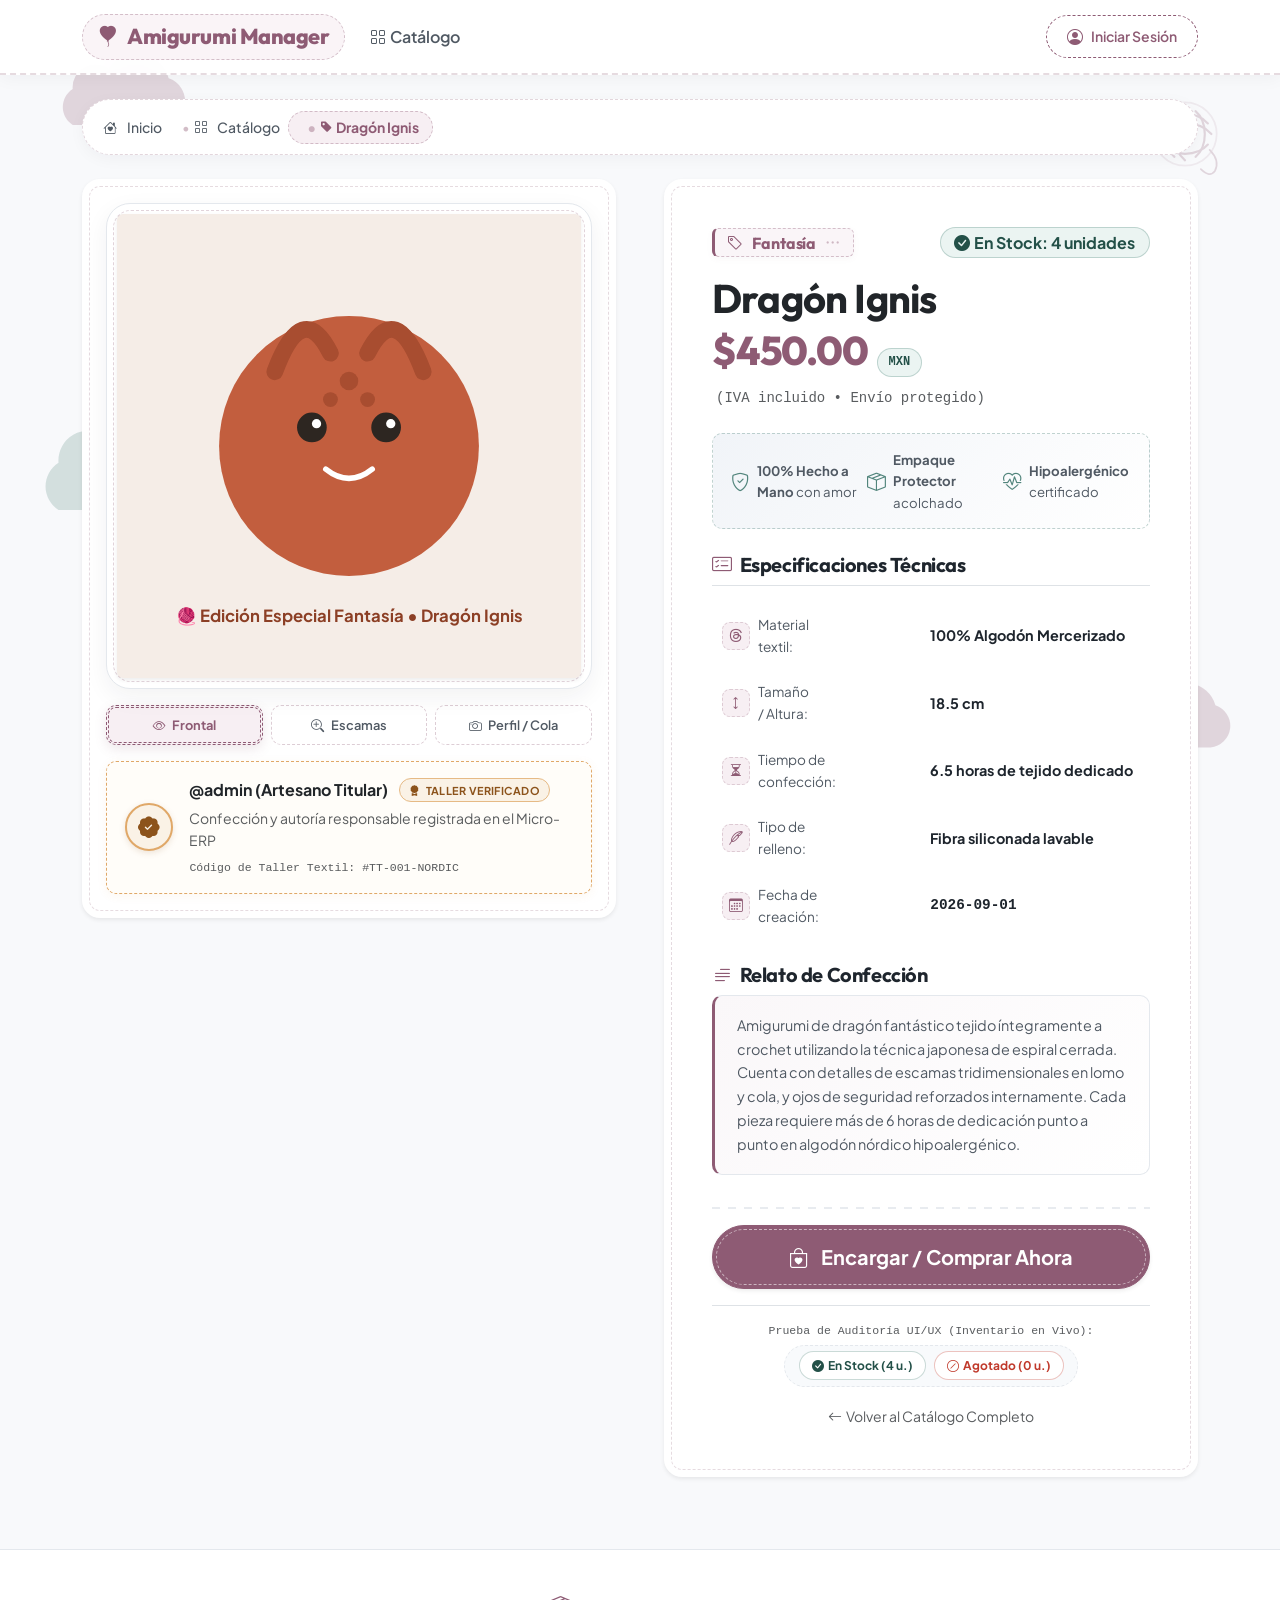
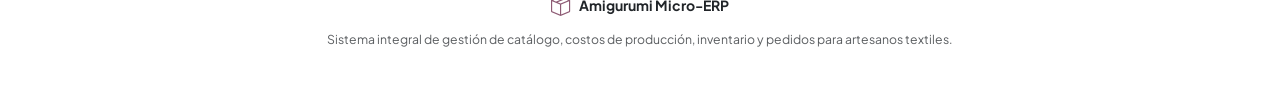
<file: detalle.html>
<!DOCTYPE html>
<html lang="es">
<head>
  <meta charset="UTF-8">
  <meta name="viewport" content="width=device-width, initial-scale=1.0">
  <title>Dragón Ignis | Ficha Técnica y Encargo | Amigurumi Manager</title>
  <meta name="description" content="Detalle de confección, materiales y solicitud de compra del amigurumi Dragón Ignis tejido 100% a mano.">
  
  <!-- Google Fonts: Outfit & Plus Jakarta Sans (Propuesta B: Algodón Nórdico) -->
  <link rel="preconnect" href="https://fonts.googleapis.com">
  <link rel="preconnect" href="https://fonts.gstatic.com" crossorigin>
  <link href="https://fonts.googleapis.com/css2?family=Outfit:wght@500;600;700;800&family=Plus+Jakarta+Sans:wght@400;500;600;700&display=swap" rel="stylesheet">
  
  <!-- Bootstrap 5.3 CDN -->
  <link href="https://cdn.jsdelivr.net/npm/bootstrap@5.3.3/dist/css/bootstrap.min.css" rel="stylesheet">
  <!-- Bootstrap Icons CDN -->
  <link href="https://cdn.jsdelivr.net/npm/bootstrap-icons@1.11.3/font/bootstrap-icons.css" rel="stylesheet">
  <!-- Custom Artisan CSS (Algodón Nórdico) -->
  <link href="css/styles.css" rel="stylesheet">
</head>
<body>

  <!-- Atmospheric Background Decorations (Floating Clouds, Hooks & Yarn SVGs) -->
  <div class="cloud-yarn-bg-decorations" aria-hidden="true">
    <!-- Nube Superior Izquierda (Dusty Plum) -->
    <div class="bg-float-item bg-cloud-1" style="top: 5%; left: 3%;">
      <svg viewBox="0 0 120 70" fill="currentColor" xmlns="http://www.w3.org/2000/svg">
        <path d="M26 60h68a18 18 0 0 0 4-35 25 25 0 0 0-45-7 17 17 0 0 0-27 15 16 16 0 0 0 0 27z"/>
      </svg>
    </div>

    <!-- Ovillo de Lana con Hebra Superior Derecha (Dusty Plum) -->
    <div class="bg-float-item bg-yarn-1" style="top: 10%; right: 4%;">
      <svg viewBox="0 0 100 100" fill="none" stroke="currentColor" stroke-width="2.5" stroke-linecap="round" xmlns="http://www.w3.org/2000/svg">
        <circle cx="50" cy="50" r="36" stroke-width="2" opacity="0.45"/>
        <path d="M24 38 C36 24, 64 24, 76 38"/>
        <path d="M20 50 C34 34, 66 34, 80 50"/>
        <path d="M24 62 C36 76, 64 76, 76 62"/>
        <path d="M38 24 C24 36, 24 64, 38 76"/>
        <path d="M50 20 C34 34, 34 66, 50 80"/>
        <path d="M62 24 C76 36, 76 64, 62 76"/>
        <path d="M78 68 Q90 80 84 92 Q78 100 68 90" stroke-width="2"/>
      </svg>
    </div>

    <!-- Nube Grande Centro-Izquierda (Nordic Spruce) -->
    <div class="bg-float-item bg-cloud-2" style="top: 45%; left: 1%;">
      <svg viewBox="0 0 120 70" fill="currentColor" xmlns="http://www.w3.org/2000/svg">
        <path d="M26 60h68a18 18 0 0 0 4-35 25 25 0 0 0-45-7 17 17 0 0 0-27 15 16 16 0 0 0 0 27z"/>
      </svg>
    </div>

    <!-- Nube Inferior Derecha (Dusty Plum) -->
    <div class="bg-float-item bg-cloud-3" style="top: 75%; right: 3%;">
      <svg viewBox="0 0 120 70" fill="currentColor" xmlns="http://www.w3.org/2000/svg">
        <path d="M26 60h68a18 18 0 0 0 4-35 25 25 0 0 0-45-7 17 17 0 0 0-27 15 16 16 0 0 0 0 27z"/>
      </svg>
    </div>
  </div>
  <!-- BARRA DE NAVEGACIÓN PÚBLICA                                               -->
  <!-- ========================================================================= -->
  <nav class="navbar navbar-expand-lg navbar-craft sticky-top">
    <div class="container-xl">
      <a class="navbar-brand p-0" href="index.html">
        <span class="brand-craft-badge">
          <span class="brand-icon"><i class="bi bi-balloon-heart-fill"></i></span>
          <span>Amigurumi Manager</span>
        </span>
      </a>
      
      <button class="navbar-toggler border-0 shadow-none" type="button" data-bs-toggle="collapse" data-bs-target="#navbarMain" aria-controls="navbarMain" aria-expanded="false" aria-label="Alternar navegación">
        <i class="bi bi-list fs-2 text-dark"></i>
      </button>

      <div class="collapse navbar-collapse" id="navbarMain">
        <ul class="navbar-nav me-auto mb-2 mb-lg-0">
          <li class="nav-item">
            <a class="nav-link" href="index.html">
              <i class="bi bi-grid me-1"></i>Catálogo
            </a>
          </li>

          <!-- MENÚ DEL PANEL DEL ARTESANO (Oculto en público, visible en sesión activa) -->
          <li class="nav-item dropdown d-none" id="navArtisanDropdown">
            <a class="nav-link dropdown-toggle fw-bold text-primary" href="#" role="button" data-bs-toggle="dropdown" aria-expanded="false">
              <i class="bi bi-tools me-1"></i>Panel del Artesano
            </a>
            <ul class="dropdown-menu shadow-sm border-0" style="border-radius: var(--craft-radius-sm);">
              <li>
                <a class="dropdown-item py-2" href="formulario.html">
                  <i class="bi bi-plus-circle text-success me-2"></i>Nuevo Amigurumi
                </a>
              </li>
              <li>
                <a class="dropdown-item py-2" href="pedidos.html">
                  <i class="bi bi-box-seam text-info me-2"></i>Gestión de Pedidos
                </a>
              </li>
              <li><hr class="dropdown-divider"></li>
              <li>
                <a class="dropdown-item py-2 text-muted" href="#">
                  <i class="bi bi-people me-2"></i>Gestión de Usuarios (Admin)
                </a>
              </li>
            </ul>
          </li>
        </ul>

        <!-- ACCIONES DE AUTENTICACIÓN -->
        <div class="d-flex align-items-center gap-2">
          <button class="btn btn-craft-outline btn-craft-outline-stitched btn-sm d-flex align-items-center gap-2" id="btnNavLogin" data-bs-toggle="modal" data-bs-target="#loginModal">
            <i class="bi bi-person-circle fs-6"></i>
            <span>Iniciar Sesión</span>
          </button>

          <div class="d-none align-items-center gap-2" id="navUserBadge">
            <span class="badge badge-artisan-seal">
              <i class="bi bi-patch-check-fill text-warning me-1"></i>@admin (Artesano Titular)
            </span>
            <button class="btn btn-craft-logout btn-sm btn-nav-logout" title="Cerrar Sesión">
              <i class="bi bi-box-arrow-right"></i>
            </button>
          </div>
        </div>
      </div>
    </div>
  </nav>

  <!-- ========================================================================= -->
  <!-- CONTENIDO PRINCIPAL: FICHA TÉCNICA Y ACCIONES DE COMPRA                    -->
  <!-- ========================================================================= -->
  <main class="py-4">
    <div class="container-xl">

      <!-- ALERTA DE PRODUCTO NO ENCONTRADO (Activa con ?id=9999 o ID inválido) -->
      <div id="detalleNotFoundAlert" class="d-none card border-0 shadow-sm p-4 p-md-5 text-center mb-5 bg-white" style="border-radius: var(--craft-radius);">
        <div class="col-md-6 mx-auto">
          <div class="rounded-circle bg-warning-subtle text-warning-emphasis d-inline-flex p-3 mb-3">
            <i class="bi bi-exclamation-triangle-fill fs-1"></i>
          </div>
          <h3 class="fw-bold mb-2">Pieza Artesanal No Encontrada</h3>
          <p class="text-muted mb-4">
            El amigurumi con identificador especificado no existe en el catálogo actual o fue removido por el artesano.
          </p>
          <a href="index.html" class="btn btn-craft-primary">
            <i class="bi bi-arrow-left me-1"></i> Volver al Catálogo
          </a>
        </div>
      </div>

      <div id="detalleMainContent">
        <!-- MIGA DE PAN TEXTIL (BREADCRUMB RIBBON) -->
        <nav aria-label="breadcrumb" class="mb-4">
          <div class="breadcrumb-craft-ribbon">
            <ol class="breadcrumb">
              <li class="breadcrumb-item"><a href="index.html"><i class="bi bi-house-heart me-1"></i>Inicio</a></li>
              <li class="breadcrumb-item"><a href="index.html"><i class="bi bi-grid me-1"></i>Catálogo</a></li>
              <li class="breadcrumb-item active" aria-current="page">
                <i class="bi bi-tag-fill me-1 small"></i>Dragón Ignis
              </li>
            </ol>
          </div>
        </nav>

        <!-- SPLIT DE 2 COLUMNAS (col-12 col-lg-6 / col-12 col-lg-6) -->
        <div class="row g-4 g-lg-5 mb-5">

        <!-- COLUMNA IZQUIERDA: GALERÍA DE IMÁGENES Y ATRIBUCIÓN ARTESANAL -->
        <div class="col-12 col-lg-6">
          <div class="card border-0 shadow-sm p-3 p-md-4 mb-3 bg-white card-stitched" style="border-radius: var(--craft-radius);">
            
            <!-- Imagen Principal con Marco Acolchado Paspartú -->
            <div class="product-photo-stitched-frame mb-3">
              <div class="card-product-img-wrapper rounded shadow-sm" style="aspect-ratio: 1 / 1; max-height: 480px;">
                <svg viewBox="0 0 500 500" class="card-product-img" xmlns="http://www.w3.org/2000/svg" id="detailMainProductSvg">
                  <rect width="500" height="500" fill="#f5ede7"/>
                  <circle cx="250" cy="250" r="140" fill="#c25e3e"/>
                  <path d="M170 170 Q200 90 230 150" stroke="#a84d30" stroke-width="18" fill="none" stroke-linecap="round"/>
                  <path d="M330 170 Q300 90 270 150" stroke="#a84d30" stroke-width="18" fill="none" stroke-linecap="round"/>
                  <circle cx="210" cy="230" r="16" fill="#2d2621"/>
                  <circle cx="290" cy="230" r="16" fill="#2d2621"/>
                  <circle cx="215" cy="226" r="5" fill="#ffffff"/>
                  <circle cx="295" cy="226" r="5" fill="#ffffff"/>
                  <path d="M225 275 Q250 295 275 275" stroke="#ffffff" stroke-width="6" fill="none" stroke-linecap="round"/>
                  <!-- Detalles de escamas en relieve -->
                  <circle cx="250" cy="180" r="10" fill="#a84d30"/>
                  <circle cx="230" cy="200" r="8" fill="#a84d30"/>
                  <circle cx="270" cy="200" r="8" fill="#a84d30"/>
                  <text x="250" y="440" text-anchor="middle" font-family="'Plus Jakarta Sans', sans-serif" font-weight="700" fill="#8c3f25" font-size="18" id="detailSvgCaption">🧶 Edición Especial Fantasía &bull; Dragón Ignis</text>
                </svg>
              </div>
            </div>

            <!-- Miniaturas Textiles Interactivas con Pespunte -->
            <div class="row g-2 mb-3" id="detailThumbnailsContainer">
              <div class="col-4">
                <button type="button" class="w-100 thumb-textile-item active card-thumb-item" data-view="frontal">
                  <i class="bi bi-eye"></i>
                  <span>Frontal</span>
                </button>
              </div>
              <div class="col-4">
                <button type="button" class="w-100 thumb-textile-item card-thumb-item" data-view="escamas">
                  <i class="bi bi-zoom-in"></i>
                  <span>Escamas</span>
                </button>
              </div>
              <div class="col-4">
                <button type="button" class="w-100 thumb-textile-item card-thumb-item" data-view="perfil">
                  <i class="bi bi-camera"></i>
                  <span>Perfil / Cola</span>
                </button>
              </div>
            </div>

            <!-- Sello Oficial del Taller Artesanal (Algodón Nórdico) -->
            <div class="artisan-workshop-seal-card">
              <div class="seal-avatar">
                <i class="bi bi-patch-check-fill"></i>
              </div>
              <div class="flex-grow-1">
                <div class="d-flex align-items-center flex-wrap gap-1 mb-1">
                  <strong class="text-dark">@admin (Artesano Titular)</strong>
                  <span class="seal-badge-tag"><i class="bi bi-award-fill"></i> Taller Verificado</span>
                </div>
                <span class="text-muted small d-block">Confección y autoría responsable registrada en el Micro-ERP</span>
                <small class="text-muted font-monospace" style="font-size: 0.72rem;">Código de Taller Textil: #TT-001-NORDIC</small>
              </div>
            </div>

          </div>
        </div>

        <!-- COLUMNA DERECHA: ESPECIFICACIONES Y ACCIONES DE COMPRA -->
        <div class="col-12 col-lg-6">
          <div class="card border-0 shadow-sm p-4 p-lg-5 bg-white h-100 d-flex flex-column justify-content-between card-stitched" style="border-radius: var(--craft-radius);">
            <div>

              <!-- Badges de Categoría y Stock (QW-1 WCAG AA Dark Spruce Contrast) -->
              <div class="d-flex justify-content-between align-items-center mb-3">
                <span class="badge badge-textile-tag fs-6" id="detalleCategoryBadge">
                  <i class="bi bi-tag me-1"></i>Fantasía
                </span>
                <span class="badge badge-stock-in fs-6" id="detalleStockBadge">
                  <i class="bi bi-check-circle-fill me-1"></i>En Stock: 4 unidades
                </span>
              </div>

              <!-- Título de la Pieza -->
              <h1 class="display-6 fw-bold text-dark mb-2" id="detalleTitle">Dragón Ignis</h1>
              
              <!-- Precio Oficial Artesanal -->
              <div class="price-tag-craft mb-4">
                <span class="price-num" id="detallePriceDisplay">$450.00</span>
                <span class="currency-pill">MXN</span>
                <span class="small text-muted font-monospace ms-1">(IVA incluido &bull; Envío protegido)</span>
              </div>

              <!-- Bloque de Garantías Artesanales con Costura Festón -->
              <div class="artisan-guarantee-block guarantee-stitched mb-4">
                <div class="row g-2">
                  <div class="col-12 col-sm-4 guarantee-item">
                    <i class="bi bi-shield-check"></i>
                    <span><strong>100% Hecho a Mano</strong> con amor</span>
                  </div>
                  <div class="col-12 col-sm-4 guarantee-item">
                    <i class="bi bi-box-seam"></i>
                    <span><strong>Empaque Protector</strong> acolchado</span>
                  </div>
                  <div class="col-12 col-sm-4 guarantee-item">
                    <i class="bi bi-heart-pulse"></i>
                    <span><strong>Hipoalergénico</strong> certificado</span>
                  </div>
                </div>
              </div>

              <!-- Ficha Técnica con Hilván -->
              <h5 class="fw-bold mb-3 border-bottom pb-2">
                <i class="bi bi-card-checklist text-primary me-2"></i>Especificaciones Técnicas
              </h5>
              <div class="table-responsive mb-4">
                <table class="table-craft-specs mb-0">
                  <tbody>
                    <tr>
                      <td class="spec-label">
                        <span class="spec-icon-badge"><i class="bi bi-threads"></i></span>
                        <span>Material textil:</span>
                      </td>
                      <td class="spec-value">100% Algodón Mercerizado</td>
                    </tr>
                    <tr>
                      <td class="spec-label">
                        <span class="spec-icon-badge"><i class="bi bi-arrows-vertical"></i></span>
                        <span>Tamaño / Altura:</span>
                      </td>
                      <td class="spec-value">18.5 cm</td>
                    </tr>
                    <tr>
                      <td class="spec-label">
                        <span class="spec-icon-badge"><i class="bi bi-hourglass-split"></i></span>
                        <span>Tiempo de confección:</span>
                      </td>
                      <td class="spec-value">6.5 horas de tejido dedicado</td>
                    </tr>
                    <tr>
                      <td class="spec-label">
                        <span class="spec-icon-badge"><i class="bi bi-feather"></i></span>
                        <span>Tipo de relleno:</span>
                      </td>
                      <td class="spec-value">Fibra siliconada lavable</td>
                    </tr>
                    <tr>
                      <td class="spec-label">
                        <span class="spec-icon-badge"><i class="bi bi-calendar3"></i></span>
                        <span>Fecha de creación:</span>
                      </td>
                      <td class="spec-value font-monospace small">2026-09-01</td>
                    </tr>
                  </tbody>
                </table>
              </div>

              <!-- Descripción y Relato Artesanal -->
              <h5 class="fw-bold mb-2">
                <i class="bi bi-text-paragraph text-primary me-2"></i>Relato de Confección
              </h5>
              <div class="story-quote-craft mb-4">
                <p id="detalleDescription">
                  Amigurumi de dragón fantástico tejido íntegramente a crochet utilizando la técnica japonesa de espiral cerrada. Cuenta con detalles de escamas tridimensionales en lomo y cola, y ojos de seguridad reforzados internamente. Cada pieza requiere más de 6 horas de dedicación punto a punto en algodón nórdico hipoalergénico.
                </p>
              </div>

            </div>

            <!-- Línea de Hilván Divisoria -->
            <hr class="divider-stitched my-2">

            <!-- ZONA DE ACCIÓN: BOTÓN PRINCIPAL DE COMPRA Y ENLACE SUTIL DE RETORNO -->
            <div class="pt-2">
              <div class="d-grid gap-2" id="detalleActionContainer">
                <!-- CTA Principal con Foco Visual, Out-of-Stock Guard [CR-1] y Bordado Artesanal -->
                <button class="btn btn-craft-primary btn-craft-stitched btn-lg shadow-sm py-3 fw-bold fs-5" id="btnDetalleCheckout" data-bs-toggle="modal" data-bs-target="#checkoutModal">
                  <i class="bi bi-bag-heart me-2"></i> Encargar / Comprar Ahora
                </button>
              </div>

              <!-- Aviso Cuando Está Agotado para Entrega Inmediata [CR-1] -->
              <div id="detalleOutOfStockNotice" class="out-of-stock-alert mt-3 text-center d-none">
                <div class="d-flex align-items-center justify-content-center gap-2 mb-1 text-dark fw-bold">
                  <i class="bi bi-clock-history text-primary fs-5"></i>
                  <span>Agotado para Entrega Inmediata</span>
                </div>
                <p class="small text-muted mb-2">
                  No hay piezas terminadas en inventario físico actualmente. Sin embargo, nuestro taller artesanal puede tejerla especialmente para ti bajo encargo programado (5 a 7 días hábiles de confección).
                </p>
                <button class="btn btn-craft-outline btn-sm" data-bs-toggle="modal" data-bs-target="#checkoutModal">
                  <i class="bi bi-magic me-1"></i> Solicitar Encargo Especial
                </button>
              </div>

              <!-- Selector Rápido de Estado para Inspección / Auditoría en Vivo -->
              <div class="text-center mt-3 pt-3 border-top">
                <span class="text-muted small d-block mb-1 font-monospace" style="font-size: 0.72rem;">Prueba de Auditoría UI/UX (Inventario en Vivo):</span>
                <div class="toolbar-stock-simulator" role="group" aria-label="Simulador de Stock">
                  <button type="button" class="btn-sim-chip btn-sim-in" id="btnSimulateStockIn">
                    <i class="bi bi-check-circle-fill me-1"></i>En Stock (4 u.)
                  </button>
                  <button type="button" class="btn-sim-chip btn-sim-out" id="btnSimulateStockOut">
                    <i class="bi bi-slash-circle me-1"></i>Agotado (0 u.)
                  </button>
                </div>
              </div>

              <!-- Enlace Secundario Degradado a Texto Sutil -->
              <div class="text-center mt-3">
                <a href="index.html" class="text-muted small text-decoration-none d-inline-flex align-items-center gap-1 hover-primary">
                  <i class="bi bi-arrow-left"></i>
                  <span>Volver al Catálogo Completo</span>
                </a>
              </div>
            </div>

          </div>
        </div>

      </div>
      </div>
    </div>
  </main>

  <!-- ========================================================================= -->
  <!-- MODAL: CHECKOUT PÚBLICO CON STEPPER DE CANTIDAD ACOTADO A STOCK           -->
  <!-- ========================================================================= -->
  <div class="modal fade" id="checkoutModal" tabindex="-1" aria-labelledby="checkoutModalTitle" aria-hidden="true">
    <div class="modal-dialog modal-dialog-centered">
      <div class="modal-content border-0 shadow-lg modal-content-stitched" style="border-radius: var(--craft-radius);">
        <div class="modal-header border-bottom py-3" style="background-color: var(--craft-surface-muted);">
          <h5 class="modal-title fw-bold" id="checkoutModalTitle">
            <i class="bi bi-bag-heart me-2 text-primary"></i>Solicitud de Pedido: Dragón Ignis
          </h5>
          <button type="button" class="btn-close" data-bs-dismiss="modal" aria-label="Cerrar"></button>
        </div>

        <form id="publicCheckoutForm" onsubmit="event.preventDefault(); alert('¡Pedido solicitado exitosamente! En Fase 4 se conectará con el backend /api/solicitar_pedido.php'); bootstrap.Modal.getInstance(document.getElementById('checkoutModal')).hide();">
          <input type="hidden" id="checkoutUnitPrice" value="450.00">
          <input type="hidden" id="checkoutStockMax" value="4">

          <div class="modal-body p-4">
            
            <div class="p-3 mb-3 border rounded d-flex justify-content-between align-items-center" style="background-color: var(--craft-surface-muted);">
              <div>
                <strong class="d-block text-dark" id="modalProductName">Dragón Ignis</strong>
                <span class="text-muted small" id="modalUnitPriceDisplay">Precio Unitario: $450.00 MXN</span>
              </div>
              <span class="badge badge-stock-in" id="modalStockBadge">
                Stock: 4 disp.
              </span>
            </div>

            <!-- Lead Time Notice [QW-2] -->
            <div class="lead-time-notice mb-3">
              <div class="d-flex align-items-center gap-2">
                <i class="bi bi-clock-history text-primary fs-5"></i>
                <div class="small">
                  <strong>Tiempo de Confección:</strong> Los encargos personalizados o sin existencias requieren de 5 a 7 días hábiles de tejido artesanal dedicado.
                </div>
              </div>
            </div>

            <!-- Nombre del Cliente -->
            <div class="mb-3">
              <label for="clienteNombre" class="form-label fw-bold small">Nombre Completo (*)</label>
              <input type="text" class="form-control input-craft-pill" id="clienteNombre" placeholder="Ej. Mariana Gómez" value="Mariana Gómez" required>
            </div>

            <!-- Stepper Bounded by Available Stock [-] [ 1 ] [+] (CR-2) -->
            <div class="row g-3 mb-3">
              <div class="col-6">
                <label class="form-label fw-bold small d-block">Cantidad (*)</label>
                <div class="qty-stepper">
                  <button type="button" id="btnCheckoutDec" aria-label="Disminuir cantidad">-</button>
                  <input type="text" id="inputCheckoutQty" value="1" readonly>
                  <button type="button" id="btnCheckoutInc" aria-label="Aumentar cantidad">+</button>
                </div>
                <small class="text-muted d-block mt-1" id="checkoutStockNote" style="font-size: 0.72rem;">Máx: 4 unidades en stock</small>
              </div>

              <div class="col-6">
                <label for="fechaEntrega" class="form-label fw-bold small">Fecha Deseada</label>
                <input type="date" class="form-control input-craft-pill" id="fechaEntrega" value="2026-09-25">
              </div>
            </div>

            <!-- Notas de Personalización -->
            <div class="mb-3">
              <label for="notasPedido" class="form-label fw-bold small">Notas o Especificaciones Especiales</label>
              <textarea class="form-control" id="notasPedido" rows="2" style="border-radius: var(--craft-radius-sm);" placeholder="Ej. Empaque para regalo, combinación de colores...">Empaque especial para regalo con tarjeta personalizada.</textarea>
            </div>

            <!-- Resumen Total -->
            <div class="p-3 border rounded bg-white shadow-sm" style="border-radius: var(--craft-radius-sm);">
              <div class="d-flex justify-content-between align-items-center">
                <span class="text-muted fw-bold">Total a Pagar:</span>
                <span class="fs-4 fw-bold text-dark font-monospace" id="checkoutTotalDisplay">$450.00 MXN</span>
              </div>
              <div class="small text-muted mt-1">
                <i class="bi bi-shield-check text-success me-1"></i>El backend computa el precio oficial para prevenir manipulación.
              </div>
            </div>

          </div>

          <div class="modal-footer border-top py-3" style="background-color: var(--craft-surface-muted);">
            <button type="button" class="btn btn-outline-secondary btn-sm" data-bs-dismiss="modal">Cancelar</button>
            <button type="submit" class="btn btn-craft-primary btn-craft-stitched btn-sm">
              <i class="bi bi-check2-circle me-1"></i> Confirmar Pedido
            </button>
          </div>
        </form>
      </div>
    </div>
  </div>

  <!-- MODAL: LOGIN (NAVBAR) -->
  <div class="modal fade" id="loginModal" tabindex="-1" aria-labelledby="loginModalTitle" aria-hidden="true">
    <div class="modal-dialog modal-dialog-centered">
      <div class="modal-content border-0 shadow-lg modal-content-stitched" style="border-radius: var(--craft-radius);">
        <div class="modal-header border-bottom py-3" style="background-color: var(--craft-surface-muted);">
          <h5 class="modal-title fw-bold" id="loginModalTitle">
            <i class="bi bi-shield-lock me-2 text-primary"></i>Acceso al Sistema Amigurumi ERP
          </h5>
          <button type="button" class="btn-close" data-bs-dismiss="modal" aria-label="Cerrar"></button>
        </div>
        
        <form id="loginForm">
          <div class="modal-body p-4">
            <p class="text-muted small mb-3">
              Ingresa tus credenciales de artesano o administrador:
            </p>
            <div id="loginAlert" class="alert alert-danger d-none py-2 small" role="alert"></div>

            <div class="mb-3">
              <label for="loginUsername" class="form-label fw-bold small">Usuario (*)</label>
              <input type="text" class="form-control input-craft-pill" id="loginUsername" placeholder="admin" value="admin" required autocomplete="username">
            </div>

            <div class="mb-3">
              <label for="loginPassword" class="form-label fw-bold small">Contraseña (*)</label>
              <input type="password" class="form-control input-craft-pill" id="loginPassword" placeholder="••••••••" value="admin123" required autocomplete="current-password">
            </div>
          </div>

          <div class="modal-footer border-top py-3" style="background-color: var(--craft-surface-muted);">
            <button type="button" class="btn btn-outline-secondary btn-sm" data-bs-dismiss="modal">Cancelar</button>
            <button type="submit" class="btn btn-craft-primary btn-craft-stitched btn-sm">
              <i class="bi bi-box-arrow-in-right me-1"></i> Acceder al Panel
            </button>
          </div>
        </form>
      </div>
    </div>
  </div>

  <!-- FOOTER -->
  <footer class="footer-craft mt-auto">
    <div class="container-xl text-center">
      <div class="d-flex justify-content-center align-items-center gap-2 mb-2">
        <i class="bi bi-box-seam text-primary fs-5"></i>
        <strong class="text-dark">Amigurumi Micro-ERP</strong>
      </div>
      <p class="mb-0 text-muted small">
        Sistema integral de gestión de catálogo, costos de producción, inventario y pedidos para artesanos textiles.
      </p>
    </div>
  </footer>

  <!-- Bootstrap 5.3 Bundle JS -->
  <script src="https://cdn.jsdelivr.net/npm/bootstrap@5.3.3/dist/js/bootstrap.bundle.min.js"></script>
  <!-- Frontend UI Script -->
  <script src="js/app.js"></script>
</body>
</html>
</file>
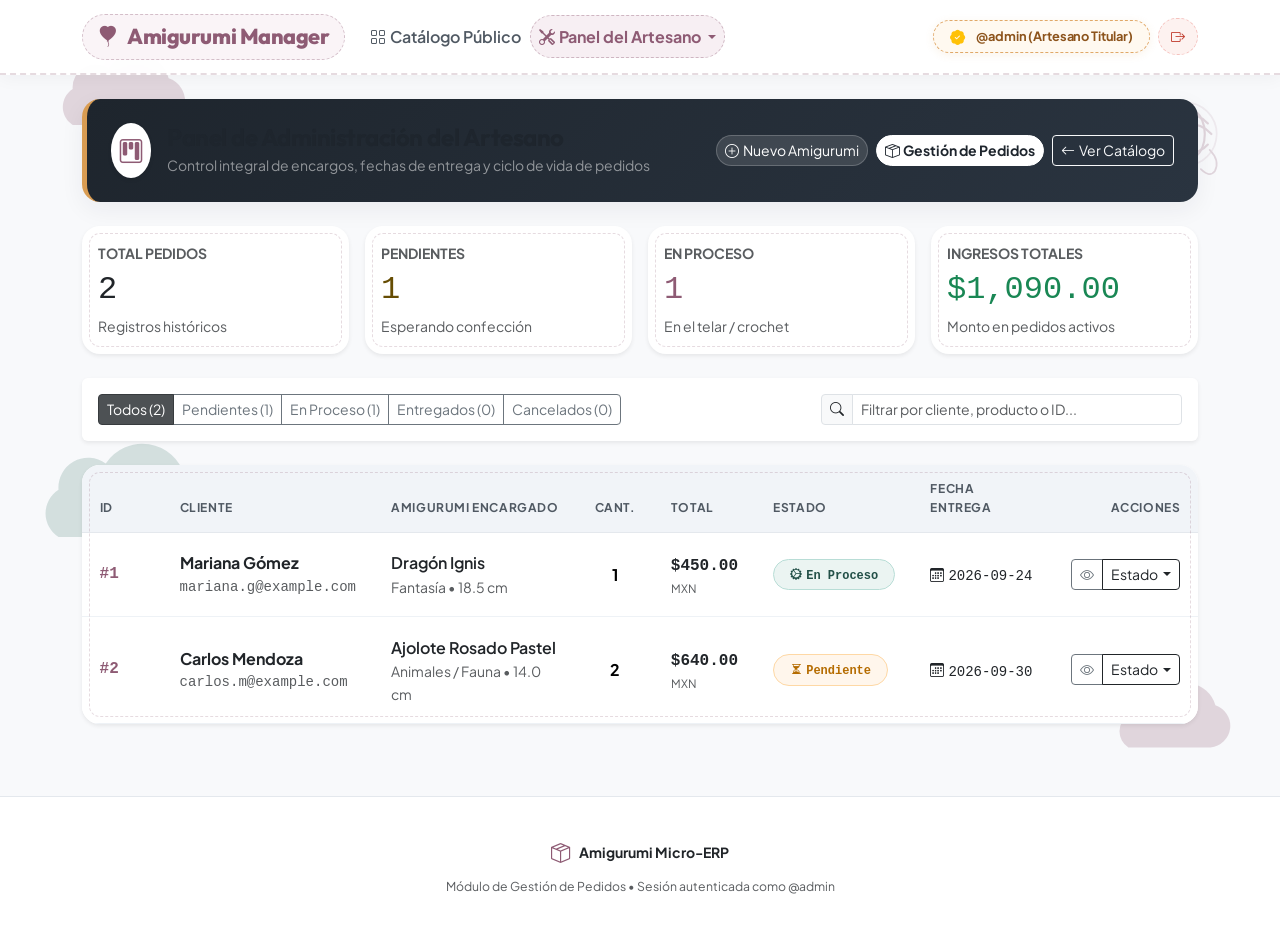
<file: pedidos.html>
<!DOCTYPE html>
<html lang="es">
<head>
  <meta charset="UTF-8">
  <meta name="viewport" content="width=device-width, initial-scale=1.0">
  <title>Gestión de Pedidos y Encargos | Panel del Artesano | Amigurumi Manager</title>
  <meta name="description" content="Dashboard de gestión de pedidos, encargos personalizados, estados de entrega y restitución automática de stock en el Micro-ERP.">
  
  <!-- Google Fonts: Outfit & Plus Jakarta Sans (Propuesta B: Algodón Nórdico) -->
  <link rel="preconnect" href="https://fonts.googleapis.com">
  <link rel="preconnect" href="https://fonts.gstatic.com" crossorigin>
  <link href="https://fonts.googleapis.com/css2?family=Outfit:wght@500;600;700;800&family=Plus+Jakarta+Sans:wght@400;500;600;700&display=swap" rel="stylesheet">
  
  <!-- Bootstrap 5.3 CDN -->
  <link href="https://cdn.jsdelivr.net/npm/bootstrap@5.3.3/dist/css/bootstrap.min.css" rel="stylesheet">
  <!-- Bootstrap Icons CDN -->
  <link href="https://cdn.jsdelivr.net/npm/bootstrap-icons@1.11.3/font/bootstrap-icons.css" rel="stylesheet">
  <!-- Custom Artisan CSS -->
  <link href="css/styles.css" rel="stylesheet">
</head>
<body>

  <!-- Atmospheric Background Decorations (Floating Clouds, Hooks & Yarn SVGs) -->
  <div class="cloud-yarn-bg-decorations" aria-hidden="true">
    <div class="bg-float-item bg-cloud-1" style="top: 5%; left: 3%;">
      <svg viewBox="0 0 120 70" fill="currentColor" xmlns="http://www.w3.org/2000/svg">
        <path d="M26 60h68a18 18 0 0 0 4-35 25 25 0 0 0-45-7 17 17 0 0 0-27 15 16 16 0 0 0 0 27z"/>
      </svg>
    </div>
    <div class="bg-float-item bg-yarn-1" style="top: 10%; right: 4%;">
      <svg viewBox="0 0 100 100" fill="none" stroke="currentColor" stroke-width="2.5" stroke-linecap="round" xmlns="http://www.w3.org/2000/svg">
        <circle cx="50" cy="50" r="36" stroke-width="2" opacity="0.45"/>
        <path d="M24 38 C36 24, 64 24, 76 38"/>
        <path d="M20 50 C34 34, 66 34, 80 50"/>
        <path d="M24 62 C36 76, 64 76, 76 62"/>
        <path d="M38 24 C24 36, 24 64, 38 76"/>
        <path d="M50 20 C34 34, 34 66, 50 80"/>
        <path d="M62 24 C76 36, 76 64, 62 76"/>
        <path d="M78 68 Q90 80 84 92 Q78 100 68 90" stroke-width="2"/>
      </svg>
    </div>
    <div class="bg-float-item bg-cloud-2" style="top: 48%; left: 1%;">
      <svg viewBox="0 0 120 70" fill="currentColor" xmlns="http://www.w3.org/2000/svg">
        <path d="M26 60h68a18 18 0 0 0 4-35 25 25 0 0 0-45-7 17 17 0 0 0-27 15 16 16 0 0 0 0 27z"/>
      </svg>
    </div>
    <div class="bg-float-item bg-cloud-3" style="top: 75%; right: 3%;">
      <svg viewBox="0 0 120 70" fill="currentColor" xmlns="http://www.w3.org/2000/svg">
        <path d="M26 60h68a18 18 0 0 0 4-35 25 25 0 0 0-45-7 17 17 0 0 0-27 15 16 16 0 0 0 0 27z"/>
      </svg>
    </div>
  </div>

  <!-- ========================================================================= -->
  <!-- BARRA DE NAVEGACIÓN (Panel del Artesano)                                  -->
  <!-- ========================================================================= -->
  <nav class="navbar navbar-expand-lg navbar-craft sticky-top">
    <div class="container-xl">
      <a class="navbar-brand p-0" href="index.html">
        <span class="brand-craft-badge">
          <span class="brand-icon"><i class="bi bi-balloon-heart-fill"></i></span>
          <span>Amigurumi Manager</span>
        </span>
      </a>
      
      <button class="navbar-toggler border-0 shadow-none" type="button" data-bs-toggle="collapse" data-bs-target="#navbarMain" aria-controls="navbarMain" aria-expanded="false" aria-label="Alternar navegación">
        <i class="bi bi-list fs-2 text-dark"></i>
      </button>

      <div class="collapse navbar-collapse" id="navbarMain">
        <ul class="navbar-nav me-auto mb-2 mb-lg-0">
          <li class="nav-item">
            <a class="nav-link" href="index.html">
              <i class="bi bi-grid me-1"></i>Catálogo Público
            </a>
          </li>

          <!-- MENÚ DEL PANEL DEL ARTESANO (Activo) -->
          <li class="nav-item dropdown">
            <a class="nav-link dropdown-toggle active fw-bold text-primary" href="#" role="button" data-bs-toggle="dropdown" aria-expanded="false">
              <i class="bi bi-tools me-1"></i>Panel del Artesano
            </a>
            <ul class="dropdown-menu shadow-sm border-0" style="border-radius: var(--craft-radius-sm);">
              <li>
                <a class="dropdown-item py-2" href="formulario.html">
                  <i class="bi bi-plus-circle text-success me-2"></i>Nuevo Amigurumi
                </a>
              </li>
              <li>
                <a class="dropdown-item active py-2" href="pedidos.html">
                  <i class="bi bi-box-seam text-info me-2"></i>Gestión de Pedidos
                </a>
              </li>
              <li><hr class="dropdown-divider"></li>
              <li>
                <a class="dropdown-item py-2 text-muted" href="#">
                  <i class="bi bi-people me-2"></i>Gestión de Usuarios (Admin)
                </a>
              </li>
            </ul>
          </li>
        </ul>

        <!-- IDENTIFICADOR DE SESIÓN DE ARTESANO CON SELLO ARTESANAL -->
        <div class="d-flex align-items-center gap-2">
          <span class="badge badge-artisan-seal">
            <i class="bi bi-patch-check-fill text-warning me-1"></i>@admin (Artesano Titular)
          </span>
          <a href="index.html" class="btn btn-craft-logout btn-sm" title="Salir al Catálogo">
            <i class="bi bi-box-arrow-right"></i>
          </a>
        </div>
      </div>
    </div>
  </nav>

  <!-- ========================================================================= -->
  <!-- CONTENIDO PRINCIPAL: DASHBOARD DE PEDIDOS Y CONTROL DE ESTADOS            -->
  <!-- ========================================================================= -->
  <main class="py-4">
    <div class="container-xl">

      <!-- CABECERA DEL PANEL DEL ARTESANO -->
      <section class="artisan-panel-banner p-3 p-md-4 mb-4">
        <div class="d-flex flex-wrap justify-content-between align-items-center gap-3">
          <div class="d-flex align-items-center gap-3">
            <div class="bg-white p-2 rounded-circle text-dark shadow-sm">
              <i class="bi bi-kanban fs-4 text-primary"></i>
            </div>
            <div>
              <h4 class="mb-0 fw-bold">Panel de Administración del Artesano</h4>
              <small class="text-white-50">Control integral de encargos, fechas de entrega y ciclo de vida de pedidos</small>
            </div>
          </div>
          <!-- BOTONES DE ACCIÓN RÁPIDA DENTRO DEL PANEL -->
          <div class="d-flex gap-2 flex-wrap">
            <a href="formulario.html" class="btn btn-sm btn-panel-action">
              <i class="bi bi-plus-circle me-1"></i>Nuevo Amigurumi
            </a>
            <a href="pedidos.html" class="btn btn-sm btn-panel-action active">
              <i class="bi bi-box-seam me-1"></i>Gestión de Pedidos
            </a>
            <a href="index.html" class="btn btn-sm btn-outline-light">
              <i class="bi bi-arrow-left me-1"></i>Ver Catálogo
            </a>
          </div>
        </div>
      </section>

      <!-- TARJETAS DE MÉTRICAS KPI -->
      <section class="row row-cols-1 row-cols-sm-2 row-cols-lg-4 g-3 mb-4">
        <div class="col">
          <div class="card border-0 shadow-sm p-3 bg-white h-100 card-stitched" style="border-radius: var(--craft-radius);">
            <div class="text-muted small fw-bold text-uppercase">Total Pedidos</div>
            <div class="fs-2 fw-extrabold text-dark font-monospace">2</div>
            <div class="text-muted small">Registros históricos</div>
          </div>
        </div>
        <div class="col">
          <div class="card border-0 shadow-sm p-3 bg-white h-100 card-stitched" style="border-radius: var(--craft-radius);">
            <div class="text-muted small fw-bold text-uppercase">Pendientes</div>
            <div class="fs-2 fw-extrabold text-warning-emphasis font-monospace">1</div>
            <div class="text-muted small">Esperando confección</div>
          </div>
        </div>
        <div class="col">
          <div class="card border-0 shadow-sm p-3 bg-white h-100 card-stitched" style="border-radius: var(--craft-radius);">
            <div class="text-muted small fw-bold text-uppercase">En Proceso</div>
            <div class="fs-2 fw-extrabold text-primary font-monospace">1</div>
            <div class="text-muted small">En el telar / crochet</div>
          </div>
        </div>
        <div class="col">
          <div class="card border-0 shadow-sm p-3 bg-white h-100 card-stitched" style="border-radius: var(--craft-radius);">
            <div class="text-muted small fw-bold text-uppercase">Ingresos Totales</div>
            <div class="fs-2 fw-extrabold text-success font-monospace">$1,090.00</div>
            <div class="text-muted small">Monto en pedidos activos</div>
          </div>
        </div>
      </section>

      <!-- TOOLBAR DE FILTROS Y BÚSQUEDA -->
      <section class="card border-0 shadow-sm mb-4">
        <div class="card-body p-3">
          <div class="d-flex flex-wrap justify-content-between align-items-center gap-3">
            
            <!-- Píldoras de Filtro por Estado -->
            <div class="btn-group btn-group-sm flex-wrap" role="group" aria-label="Filtro por Estado">
              <button type="button" class="btn btn-dark active">Todos (2)</button>
              <button type="button" class="btn btn-outline-secondary">Pendientes (1)</button>
              <button type="button" class="btn btn-outline-secondary">En Proceso (1)</button>
              <button type="button" class="btn btn-outline-secondary">Entregados (0)</button>
              <button type="button" class="btn btn-outline-secondary">Cancelados (0)</button>
            </div>

            <!-- Buscador Rápido -->
            <div class="col-12 col-md-4">
              <div class="input-group input-group-sm">
                <span class="input-group-text bg-light"><i class="bi bi-search"></i></span>
                <input type="text" class="form-control" placeholder="Filtrar por cliente, producto o ID...">
              </div>
            </div>

          </div>
        </div>
      </section>

      <!-- VISTA MÓVIL DE PEDIDOS: TARJETAS APILADAS [CR-2] (Visible en pantallas < 768px) -->
      <div class="d-block d-md-none mb-4" id="mobileOrdersContainer">
        
        <!-- Tarjeta Móvil Pedido #1 -->
        <div class="order-card-mobile card-stitched">
          <div class="d-flex justify-content-between align-items-center mb-2">
            <span class="fw-bold font-monospace text-primary fs-5">#1</span>
            <span class="badge badge-order-proceso px-3 py-2 rounded-pill font-monospace">
              <i class="bi bi-gear-wide-connected me-1"></i>En Proceso
            </span>
          </div>
          <div class="mb-2">
            <h6 class="fw-bold mb-0 text-dark">Dragón Ignis</h6>
            <small class="text-muted">Cliente: <strong>Mariana Gómez</strong></small>
            <div class="small text-muted font-monospace" style="font-size: 0.75rem;">mariana.g@example.com</div>
          </div>
          <div class="row g-2 py-2 my-2 border-top border-bottom bg-light rounded px-2">
            <div class="col-6">
              <small class="text-muted d-block" style="font-size: 0.72rem;">Cantidad:</small>
              <strong class="font-monospace">1 unidad</strong>
            </div>
            <div class="col-6">
              <small class="text-muted d-block" style="font-size: 0.72rem;">Total:</small>
              <strong class="text-dark font-monospace fs-6">$450.00 MXN</strong>
            </div>
            <div class="col-12">
              <small class="text-muted d-block" style="font-size: 0.75rem;"><i class="bi bi-calendar3 me-1"></i>Compromiso: <strong class="font-monospace text-dark">2026-09-24</strong></small>
            </div>
          </div>
          <div class="d-flex justify-content-between align-items-center pt-2">
            <button type="button" class="btn btn-outline-secondary btn-sm btn-inspect-order" 
                    data-bs-toggle="modal" data-bs-target="#modalDetallePedido"
                    data-order-id="#1"
                    data-cliente="Mariana Gómez"
                    data-product="Dragón Ignis"
                    data-qty="1"
                    data-total="$450.00 MXN"
                    data-fecha="2026-09-24"
                    data-notes="Empaque para regalo con listón verde bosque y tarjeta con mensaje: 'Feliz Cumpleaños Sofía'.">
              <i class="bi bi-eye me-1"></i> Ver Notas
            </button>
            <button type="button" class="btn btn-outline-danger btn-sm btn-trigger-cancel-order" 
                    data-bs-toggle="modal" data-bs-target="#modalCancelarPedido"
                    data-order-id="#1"
                    data-qty="1"
                    data-product="Dragón Ignis">
              <i class="bi bi-x-circle me-1"></i> Cancelar
            </button>
          </div>
        </div>

        <!-- Tarjeta Móvil Pedido #2 -->
        <div class="order-card-mobile card-stitched">
          <div class="d-flex justify-content-between align-items-center mb-2">
            <span class="fw-bold font-monospace text-primary fs-5">#2</span>
            <span class="badge badge-order-pendiente px-3 py-2 rounded-pill font-monospace">
              <i class="bi bi-hourglass-split me-1"></i>Pendiente
            </span>
          </div>
          <div class="mb-2">
            <h6 class="fw-bold mb-0 text-dark">Ajolote Rosado Pastel</h6>
            <small class="text-muted">Cliente: <strong>Carlos Mendoza</strong></small>
            <div class="small text-muted font-monospace" style="font-size: 0.75rem;">carlos.m@example.com</div>
          </div>
          <div class="row g-2 py-2 my-2 border-top border-bottom bg-light rounded px-2">
            <div class="col-6">
              <small class="text-muted d-block" style="font-size: 0.72rem;">Cantidad:</small>
              <strong class="font-monospace">2 unidades</strong>
            </div>
            <div class="col-6">
              <small class="text-muted d-block" style="font-size: 0.72rem;">Total:</small>
              <strong class="text-dark font-monospace fs-6">$640.00 MXN</strong>
            </div>
            <div class="col-12">
              <small class="text-muted d-block" style="font-size: 0.75rem;"><i class="bi bi-calendar3 me-1"></i>Compromiso: <strong class="font-monospace text-dark">2026-09-30</strong></small>
            </div>
          </div>
          <div class="d-flex justify-content-between align-items-center pt-2">
            <button type="button" class="btn btn-outline-secondary btn-sm btn-inspect-order" 
                    data-bs-toggle="modal" data-bs-target="#modalDetallePedido"
                    data-order-id="#2"
                    data-cliente="Carlos Mendoza"
                    data-product="Ajolote Rosado Pastel"
                    data-qty="2"
                    data-total="$640.00 MXN"
                    data-fecha="2026-09-30"
                    data-notes="Cliente solicita que ambos ajolotes lleven un tono ligeramente más pastel en las branquias.">
              <i class="bi bi-eye me-1"></i> Ver Notas
            </button>
            <button type="button" class="btn btn-outline-danger btn-sm btn-trigger-cancel-order" 
                    data-bs-toggle="modal" data-bs-target="#modalCancelarPedido"
                    data-order-id="#2"
                    data-qty="2"
                    data-product="Ajolote Rosado Pastel">
              <i class="bi bi-x-circle me-1"></i> Cancelar
            </button>
          </div>
        </div>

      </div>

      <!-- TABLA DE PEDIDOS RESPONSIVE (Visible en desktop/tablet >= 768px) -->
      <section class="card border-0 shadow-sm mb-5 bg-white overflow-hidden d-none d-md-block card-stitched" style="border-radius: var(--craft-radius);">
        <div class="table-responsive">
          <table class="table table-craft table-hover align-middle mb-0">
            <thead>
              <tr>
                <th scope="col" style="width: 80px;">ID</th>
                <th scope="col">Cliente</th>
                <th scope="col">Amigurumi Encargado</th>
                <th scope="col" class="text-center">Cant.</th>
                <th scope="col">Total</th>
                <th scope="col">Estado</th>
                <th scope="col">Fecha Entrega</th>
                <th scope="col" class="text-end">Acciones</th>
              </tr>
            </thead>
            <tbody>
              
              <!-- FILA 1: Pedido #1 (En Proceso) -->
              <tr>
                <td class="fw-bold font-monospace text-primary">#1</td>
                <td>
                  <div class="fw-bold text-dark">Mariana Gómez</div>
                  <div class="small text-muted font-monospace">mariana.g@example.com</div>
                </td>
                <td>
                  <div class="fw-semibold text-dark">Dragón Ignis</div>
                  <div class="small text-muted">Fantasía &bull; 18.5 cm</div>
                </td>
                <td class="text-center fw-bold">1</td>
                <td>
                  <span class="fw-bold text-dark font-monospace">$450.00</span>
                  <small class="text-muted d-block" style="font-size: 0.72rem;">MXN</small>
                </td>
                <td>
                  <span class="badge badge-order-proceso px-3 py-2 rounded-pill font-monospace">
                    <i class="bi bi-gear-wide-connected me-1"></i>En Proceso
                  </span>
                </td>
                <td>
                  <span class="font-monospace small text-dark"><i class="bi bi-calendar3 me-1"></i>2026-09-24</span>
                </td>
                <td class="text-end">
                  <div class="btn-group btn-group-sm">
                    <!-- Botón para Inspeccionar Notas (Refinamiento Solicitado) -->
                    <button type="button" class="btn btn-outline-secondary btn-inspect-order" 
                            data-bs-toggle="modal" data-bs-target="#modalDetallePedido"
                            data-order-id="#1"
                            data-cliente="Mariana Gómez"
                            data-product="Dragón Ignis"
                            data-qty="1"
                            data-total="$450.00 MXN"
                            data-fecha="2026-09-24"
                            data-notes="Empaque para regalo con listón verde bosque y tarjeta con mensaje: 'Feliz Cumpleaños Sofía'."
                            title="Ver notas y detalles completos">
                      <i class="bi bi-eye"></i>
                    </button>

                    <!-- Desplegable de Estados -->
                    <button class="btn btn-outline-dark dropdown-toggle" data-bs-toggle="dropdown" aria-expanded="false">
                      Estado
                    </button>
                    <ul class="dropdown-menu dropdown-menu-end shadow-sm">
                      <li>
                        <a class="dropdown-item py-2" href="#" onclick="alert('En Fase 4 actualizará vía POST a /api/actualizar_pedido.php')">
                          <i class="bi bi-check2 text-success me-2"></i>Marcar como Entregado
                        </a>
                      </li>
                      <li><hr class="dropdown-divider"></li>
                      <!-- Disparador de Cancelación con Restitución de Stock (Refinamiento Solicitado) -->
                      <li>
                        <a class="dropdown-item py-2 text-danger btn-trigger-cancel-order" href="#" 
                           data-bs-toggle="modal" data-bs-target="#modalCancelarPedido"
                           data-order-id="#1"
                           data-qty="1"
                           data-product="Dragón Ignis">
                          <i class="bi bi-x-circle me-2"></i>Cancelar Pedido (Restaura Stock)
                        </a>
                      </li>
                    </ul>
                  </div>
                </td>
              </tr>

              <!-- FILA 2: Pedido #2 (Pendiente) -->
              <tr>
                <td class="fw-bold font-monospace text-primary">#2</td>
                <td>
                  <div class="fw-bold text-dark">Carlos Mendoza</div>
                  <div class="small text-muted font-monospace">carlos.m@example.com</div>
                </td>
                <td>
                  <div class="fw-semibold text-dark">Ajolote Rosado Pastel</div>
                  <div class="small text-muted">Animales / Fauna &bull; 14.0 cm</div>
                </td>
                <td class="text-center fw-bold">2</td>
                <td>
                  <span class="fw-bold text-dark font-monospace">$640.00</span>
                  <small class="text-muted d-block" style="font-size: 0.72rem;">MXN</small>
                </td>
                <td>
                  <span class="badge badge-order-pendiente px-3 py-2 rounded-pill font-monospace">
                    <i class="bi bi-hourglass-split me-1"></i>Pendiente
                  </span>
                </td>
                <td>
                  <span class="font-monospace small text-dark"><i class="bi bi-calendar3 me-1"></i>2026-09-30</span>
                </td>
                <td class="text-end">
                  <div class="btn-group btn-group-sm">
                    <!-- Botón para Inspeccionar Notas -->
                    <button type="button" class="btn btn-outline-secondary btn-inspect-order" 
                            data-bs-toggle="modal" data-bs-target="#modalDetallePedido"
                            data-order-id="#2"
                            data-cliente="Carlos Mendoza"
                            data-product="Ajolote Rosado Pastel"
                            data-qty="2"
                            data-total="$640.00 MXN"
                            data-fecha="2026-09-30"
                            data-notes="Cliente solicita que ambos ajolotes lleven un tono ligeramente más pastel en las branquias."
                            title="Ver notas y detalles completos">
                      <i class="bi bi-eye"></i>
                    </button>

                    <button class="btn btn-outline-dark dropdown-toggle" data-bs-toggle="dropdown" aria-expanded="false">
                      Estado
                    </button>
                    <ul class="dropdown-menu dropdown-menu-end shadow-sm">
                      <li>
                        <a class="dropdown-item py-2" href="#" onclick="alert('En Fase 4 actualizará vía POST a /api/actualizar_pedido.php')">
                          <i class="bi bi-gear-wide-connected text-primary me-2"></i>Iniciar Confección (En Proceso)
                        </a>
                      </li>
                      <li>
                        <a class="dropdown-item py-2" href="#" onclick="alert('En Fase 4 actualizará vía POST a /api/actualizar_pedido.php')">
                          <i class="bi bi-check2 text-success me-2"></i>Marcar como Entregado
                        </a>
                      </li>
                      <li><hr class="dropdown-divider"></li>
                      <!-- Disparador de Cancelación con Restitución de Stock -->
                      <li>
                        <a class="dropdown-item py-2 text-danger btn-trigger-cancel-order" href="#" 
                           data-bs-toggle="modal" data-bs-target="#modalCancelarPedido"
                           data-order-id="#2"
                           data-qty="2"
                           data-product="Ajolote Rosado Pastel">
                          <i class="bi bi-x-circle me-2"></i>Cancelar Pedido (Restaura Stock)
                        </a>
                      </li>
                    </ul>
                  </div>
                </td>
              </tr>

            </tbody>
          </table>
        </div>
      </section>

    </div>
  </main>

  <!-- ========================================================================= -->
  <!-- MODAL 1: CONFIRMACIÓN DE CANCELACIÓN CON RESTITUCIÓN DE STOCK             -->
  <!-- ========================================================================= -->
  <div class="modal fade" id="modalCancelarPedido" tabindex="-1" aria-labelledby="modalCancelarTitle" aria-hidden="true">
    <div class="modal-dialog modal-dialog-centered">
      <div class="modal-content border-0 shadow-lg" style="border-radius: var(--craft-radius);">
        <div class="modal-header border-bottom py-3 bg-danger-subtle text-danger">
          <h5 class="modal-title fw-bold" id="modalCancelarTitle">
            <i class="bi bi-exclamation-triangle-fill me-2"></i>Confirmar Cancelación de Pedido
          </h5>
          <button type="button" class="btn-close" data-bs-dismiss="modal" aria-label="Cerrar"></button>
        </div>
        <div class="modal-body p-4">
          <p class="mb-3 text-dark">
            ¿Estás seguro de cancelar el <strong id="cancelOrderIdSpan">#1</strong>?
          </p>
          
          <!-- Notificación Clara de Restitución de Stock (Refinamiento Solicitado) -->
          <div class="alert alert-warning border-warning-subtle d-flex align-items-start gap-3 p-3">
            <i class="bi bi-arrow-repeat fs-3 text-warning-emphasis"></i>
            <div>
              <strong class="d-block text-warning-emphasis mb-1">Efecto Inmediato en Inventario:</strong>
              <span class="small text-muted">
                Al confirmar la cancelación, el sistema ejecutará una transacción en la base de datos restituyendo 
                <strong class="text-dark" id="cancelStockUnitsSpan">1 unidad(es)</strong> al stock disponible de 
                <strong class="text-dark" id="cancelProductNameSpan">Dragón Ignis</strong>.
              </span>
            </div>
          </div>

          <p class="small text-muted mb-0">
            Esta acción registrará el pedido como <code>Cancelado</code> en la auditoría y no se podrá revertir.
          </p>
        </div>
        <div class="modal-footer border-top py-3" style="background-color: var(--craft-surface-muted);">
          <button type="button" class="btn btn-outline-secondary btn-sm" data-bs-dismiss="modal">No, Mantener Pedido</button>
          <button type="button" class="btn btn-danger btn-sm" onclick="alert('¡Cancelación confirmada! En Fase 4 ejecutará POST /api/actualizar_pedido.php restituyendo el stock.'); bootstrap.Modal.getInstance(document.getElementById('modalCancelarPedido')).hide();">
            <i class="bi bi-trash3 me-1"></i> Sí, Cancelar y Reintegrar Stock
          </button>
        </div>
      </div>
    </div>
  </div>

  <!-- ========================================================================= -->
  <!-- MODAL 2: INSPECCIÓN DETALLADA DE PEDIDO Y NOTAS DEL CLIENTE               -->
  <!-- ========================================================================= -->
  <div class="modal fade" id="modalDetallePedido" tabindex="-1" aria-labelledby="modalDetalleTitle" aria-hidden="true">
    <div class="modal-dialog modal-dialog-centered">
      <div class="modal-content border-0 shadow-lg" style="border-radius: var(--craft-radius);">
        <div class="modal-header border-bottom py-3" style="background-color: var(--craft-surface-muted);">
          <h5 class="modal-title fw-bold" id="modalDetalleTitle">
            <i class="bi bi-file-earmark-text text-primary me-2"></i>Detalle de Encargo: <span id="inspectOrderId">#1</span>
          </h5>
          <button type="button" class="btn-close" data-bs-dismiss="modal" aria-label="Cerrar"></button>
        </div>
        <div class="modal-body p-4">
          
          <div class="row g-3 mb-3">
            <div class="col-6">
              <span class="text-muted small d-block">Cliente:</span>
              <strong class="text-dark fs-6" id="inspectCliente">Mariana Gómez</strong>
            </div>
            <div class="col-6">
              <span class="text-muted small d-block">Fecha Compromiso:</span>
              <strong class="text-dark font-monospace fs-6" id="inspectFecha">2026-09-24</strong>
            </div>
            <div class="col-6">
              <span class="text-muted small d-block">Amigurumi Solicitado:</span>
              <strong class="text-dark" id="inspectProducto">Dragón Ignis</strong>
            </div>
            <div class="col-3">
              <span class="text-muted small d-block">Cantidad:</span>
              <strong class="text-dark font-monospace" id="inspectCantidad">1 u.</strong>
            </div>
            <div class="col-3">
              <span class="text-muted small d-block">Precio Final:</span>
              <strong class="text-success font-monospace" id="inspectTotal">$450.00 MXN</strong>
            </div>
          </div>

          <div class="p-3 border rounded bg-light">
            <span class="text-muted small fw-bold d-block mb-1">
              <i class="bi bi-chat-quote text-primary me-1"></i>Notas y Personalizaciones del Cliente:
            </span>
            <p class="mb-0 text-dark small fst-italic" id="inspectNotas">
              Empaque para regalo con listón verde bosque y tarjeta con mensaje: 'Feliz Cumpleaños Sofía'.
            </p>
          </div>

        </div>
        <div class="modal-footer border-top py-3" style="background-color: var(--craft-surface-muted);">
          <button type="button" class="btn btn-outline-secondary btn-sm" data-bs-dismiss="modal">Cerrar Detalle</button>
        </div>
      </div>
    </div>
  </div>

  <!-- FOOTER -->
  <footer class="footer-craft mt-auto">
    <div class="container-xl text-center">
      <div class="d-flex justify-content-center align-items-center gap-2 mb-2">
        <i class="bi bi-box-seam text-primary fs-5"></i>
        <strong class="text-dark">Amigurumi Micro-ERP</strong>
      </div>
      <p class="mb-0 text-muted small">
        Módulo de Gestión de Pedidos &bull; Sesión autenticada como @admin
      </p>
    </div>
  </footer>

  <!-- Bootstrap 5.3 Bundle JS -->
  <script src="https://cdn.jsdelivr.net/npm/bootstrap@5.3.3/dist/js/bootstrap.bundle.min.js"></script>
  <!-- Frontend UI Script -->
  <script src="js/app.js"></script>
</body>
</html>
</file>
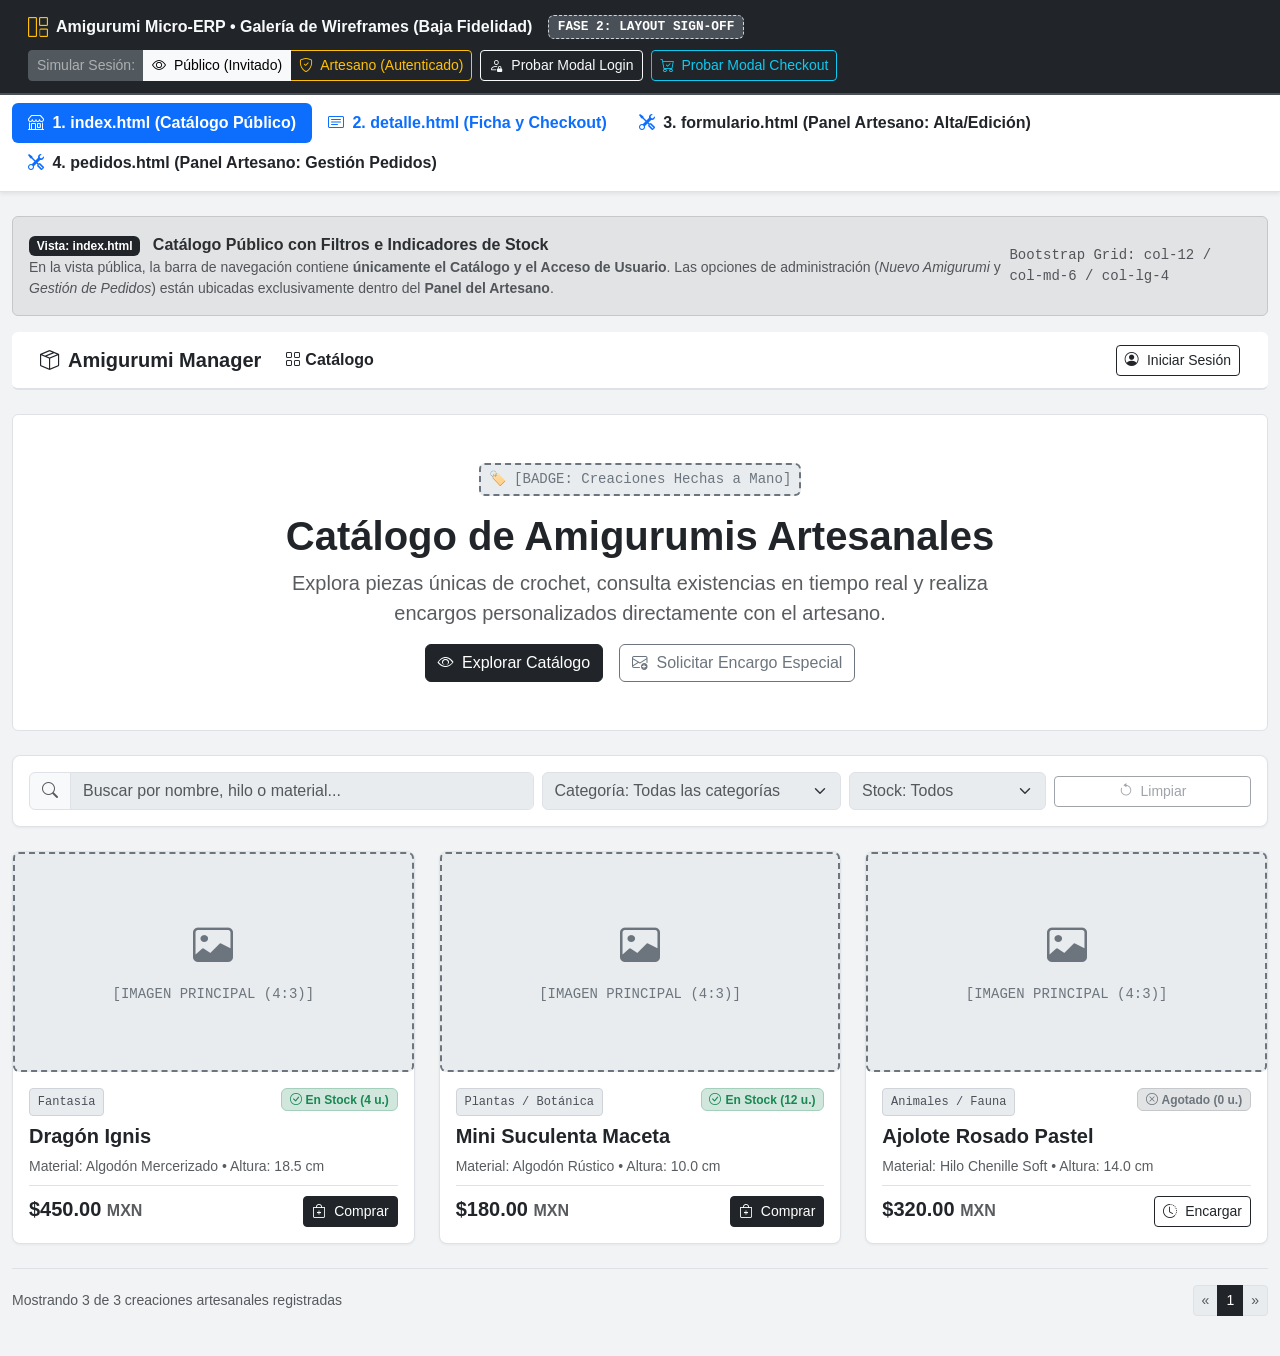
<file: wireframes.html>
<!DOCTYPE html>
<html lang="es">
<head>
  <meta charset="UTF-8">
  <meta name="viewport" content="width=device-width, initial-scale=1.0">
  <title>Wireframes de Baja Fidelidad | Amigurumi Micro-ERP</title>
  <!-- Bootstrap 5.3 CDN -->
  <link href="https://cdn.jsdelivr.net/npm/bootstrap@5.3.3/dist/css/bootstrap.min.css" rel="stylesheet">
  <!-- Bootstrap Icons CDN -->
  <link href="https://cdn.jsdelivr.net/npm/bootstrap-icons@1.11.3/font/bootstrap-icons.css" rel="stylesheet">
  <style>
    /* Estilos de Baja Fidelidad (Wireframe Grayscale) */
    :root {
      --wf-bg: #f8f9fa;
      --wf-card-bg: #ffffff;
      --wf-border: #adb5bd;
      --wf-border-dashed: #6c757d;
      --wf-placeholder-bg: #e9ecef;
      --wf-text-muted: #6c757d;
      --wf-text-dark: #343a40;
    }

    body {
      background-color: #f1f3f5;
      font-family: -apple-system, BlinkMacSystemFont, "Segoe UI", Roboto, Helvetica, Arial, sans-serif;
      color: var(--wf-text-dark);
    }

    /* Barra Superior del Visor de Wireframes */
    .wireframe-control-bar {
      background: #212529;
      color: #f8f9fa;
      padding: 0.75rem 1rem;
      border-bottom: 2px solid #495057;
      position: sticky;
      top: 0;
      z-index: 1050;
    }

    .badge-blueprint {
      background-color: #495057;
      border: 1px dashed #ced4da;
      font-family: monospace;
      font-size: 0.8rem;
    }

    /* Contenedores y Cajas de Wireframe */
    .wf-box {
      border: 2px dashed var(--wf-border-dashed);
      background-color: var(--wf-placeholder-bg);
      color: var(--wf-text-muted);
      border-radius: 6px;
      display: flex;
      align-items: center;
      justify-content: center;
      text-align: center;
      font-family: monospace;
      font-size: 0.875rem;
    }

    .wf-card {
      background: #ffffff;
      border: 1px solid #dee2e6;
      border-radius: 8px;
      box-shadow: 0 1px 3px rgba(0,0,0,0.05);
    }

    .wf-card-header {
      background-color: #f8f9fa;
      border-bottom: 1px solid #dee2e6;
      padding: 0.75rem 1rem;
      font-weight: 600;
    }

    .wf-badge {
      font-family: monospace;
      font-size: 0.75rem;
      padding: 0.35em 0.65em;
      border-radius: 4px;
      border: 1px solid #ced4da;
      background-color: #e9ecef;
      color: #495057;
    }

    /* Navbar Simulado */
    .wf-navbar {
      background-color: #ffffff;
      border-bottom: 2px solid #dee2e6;
    }

    /* Modal Wireframe Styling */
    .modal-content.wf-modal {
      border: 2px solid #495057;
      box-shadow: 0 10px 25px rgba(0,0,0,0.15);
    }

    .sticky-summary {
      position: sticky;
      top: 5rem;
    }
  </style>
</head>
<body>

  <!-- ========================================================================= -->
  <!-- BARRA DE CONTROL DEL VISOR DE WIREFRAMES (Para revisión del usuario)      -->
  <!-- ========================================================================= -->
  <header class="wireframe-control-bar">
    <div class="container-fluid d-flex flex-wrap justify-content-between align-items-center gap-2">
      <div class="d-flex align-items-center gap-2">
        <i class="bi bi-grid-1x2 text-warning fs-5"></i>
        <strong class="me-2">Amigurumi Micro-ERP &bull; Galería de Wireframes (Baja Fidelidad)</strong>
        <span class="badge badge-blueprint">FASE 2: LAYOUT SIGN-OFF</span>
      </div>

      <div class="d-flex align-items-center gap-2 flex-wrap">
        <!-- Simulación de Estado de Sesión -->
        <div class="btn-group btn-group-sm" role="group" aria-label="Simulación de Sesión">
          <span class="btn btn-sm btn-secondary disabled text-light">Simular Sesión:</span>
          <button type="button" class="btn btn-sm btn-outline-light active" id="btnSimGuest" onclick="setSessionState('guest')">
            <i class="bi bi-eye me-1"></i> Público (Invitado)
          </button>
          <button type="button" class="btn btn-sm btn-outline-warning" id="btnSimArtisan" onclick="setSessionState('artisan')">
            <i class="bi bi-shield-check me-1"></i> Artesano (Autenticado)
          </button>
        </div>

        <!-- Triggers de Modales -->
        <button type="button" class="btn btn-sm btn-outline-light" data-bs-toggle="modal" data-bs-target="#loginModalWireframe">
          <i class="bi bi-person-lock me-1"></i> Probar Modal Login
        </button>
        <button type="button" class="btn btn-sm btn-outline-info" data-bs-toggle="modal" data-bs-target="#checkoutModalWireframe">
          <i class="bi bi-cart-check me-1"></i> Probar Modal Checkout
        </button>
      </div>
    </div>
  </header>

  <!-- Pestañas de Vistas -->
  <div class="bg-white border-bottom shadow-sm">
    <div class="container-fluid py-2">
      <ul class="nav nav-pills" id="wireframeTabs" role="tablist">
        <li class="nav-item" role="presentation">
          <button class="nav-link active fw-semibold" id="tab-catalog-btn" data-bs-toggle="tab" data-bs-target="#tab-catalog" type="button" role="tab">
            <i class="bi bi-shop me-1"></i> 1. index.html (Catálogo Público)
          </button>
        </li>
        <li class="nav-item" role="presentation">
          <button class="nav-link fw-semibold" id="tab-detail-btn" data-bs-toggle="tab" data-bs-target="#tab-detail" type="button" role="tab">
            <i class="bi bi-card-text me-1"></i> 2. detalle.html (Ficha y Checkout)
          </button>
        </li>
        <li class="nav-item" role="presentation">
          <button class="nav-link fw-semibold text-dark" id="tab-form-btn" data-bs-toggle="tab" data-bs-target="#tab-form" type="button" role="tab">
            <i class="bi bi-tools text-primary me-1"></i> 3. formulario.html (Panel Artesano: Alta/Edición)
          </button>
        </li>
        <li class="nav-item" role="presentation">
          <button class="nav-link fw-semibold text-dark" id="tab-orders-btn" data-bs-toggle="tab" data-bs-target="#tab-orders" type="button" role="tab">
            <i class="bi bi-tools text-primary me-1"></i> 4. pedidos.html (Panel Artesano: Gestión Pedidos)
          </button>
        </li>
      </ul>
    </div>
  </div>

  <!-- Contenido de las Vistas Wireframe -->
  <main class="tab-content container-fluid py-4" id="wireframeTabContent">

    <!-- ======================================================================= -->
    <!-- 1. VISTA: index.html (Catálogo e Inventario - Vista Pública)             -->
    <!-- ======================================================================= -->
    <div class="tab-pane fade show active" id="tab-catalog" role="tabpanel">
      <!-- Encabezado Informativo del Wireframe -->
      <div class="alert alert-secondary d-flex justify-content-between align-items-center mb-3">
        <div>
          <span class="badge bg-dark me-2">Vista: index.html</span>
          <strong>Catálogo Público con Filtros e Indicadores de Stock</strong>
          <span class="text-muted d-block small">
            En la vista pública, la barra de navegación contiene <strong>únicamente el Catálogo y el Acceso de Usuario</strong>.
            Las opciones de administración (<em>Nuevo Amigurumi</em> y <em>Gestión de Pedidos</em>) están ubicadas exclusivamente dentro del <strong>Panel del Artesano</strong>.
          </span>
        </div>
        <span class="text-muted small font-monospace">Bootstrap Grid: col-12 / col-md-6 / col-lg-4</span>
      </div>

      <!-- NAVBAR REUTILIZABLE (Estado Dinámico: Público vs Autenticado) -->
      <nav class="navbar navbar-expand-lg wf-navbar rounded mb-4 px-3">
        <div class="container-fluid">
          <a class="navbar-brand fw-bold text-dark" href="#">
            <i class="bi bi-box-seam me-2"></i>Amigurumi Manager
          </a>
          <button class="navbar-toggler" type="button" data-bs-toggle="collapse" data-bs-target="#navbarCatalogWireframe">
            <span class="navbar-toggler-icon"></span>
          </button>
          <div class="collapse navbar-collapse" id="navbarCatalogWireframe">
            <ul class="navbar-nav me-auto mb-2 mb-lg-0">
              <!-- Enlace Público Único -->
              <li class="nav-item">
                <a class="nav-link active fw-bold text-dark" href="#"><i class="bi bi-grid me-1"></i>Catálogo</a>
              </li>

              <!-- MENÚ DEL PANEL DEL ARTESANO (Visible únicamente cuando está autenticado) -->
              <li class="nav-item dropdown d-none" id="navArtisanMenu">
                <a class="nav-link dropdown-toggle fw-bold text-primary" href="#" role="button" data-bs-toggle="dropdown" aria-expanded="false">
                  <i class="bi bi-tools me-1"></i>Panel del Artesano
                </a>
                <ul class="dropdown-menu shadow-sm">
                  <li>
                    <a class="dropdown-item py-2" href="#tab-form" onclick="cambiarTab('tab-form-btn')">
                      <i class="bi bi-plus-circle text-success me-2"></i>Nuevo Amigurumi
                    </a>
                  </li>
                  <li>
                    <a class="dropdown-item py-2" href="#tab-orders" onclick="cambiarTab('tab-orders-btn')">
                      <i class="bi bi-box-seam text-info me-2"></i>Gestión de Pedidos
                    </a>
                  </li>
                  <li><hr class="dropdown-divider"></li>
                  <li>
                    <a class="dropdown-item py-2 text-muted" href="#">
                      <i class="bi bi-people me-2"></i>Gestión de Usuarios (Admin)
                    </a>
                  </li>
                </ul>
              </li>
            </ul>

            <!-- ACCIONES DE SESIÓN DEL NAVBAR -->
            <div class="d-flex align-items-center gap-2">
              <!-- Botón Invitado / Iniciar Sesión -->
              <button class="btn btn-outline-dark btn-sm" id="navBtnLogin" data-bs-toggle="modal" data-bs-target="#loginModalWireframe">
                <i class="bi bi-person-circle me-1"></i> Iniciar Sesión
              </button>

              <!-- Perfil Autenticado (Oculto por defecto en modo Invitado) -->
              <div class="d-none align-items-center gap-2" id="navAuthBadge">
                <span class="badge bg-dark font-monospace py-2 px-3 border">
                  <i class="bi bi-person-badge text-warning me-1"></i>@admin (Artesano)
                </span>
                <button class="btn btn-outline-danger btn-sm" onclick="setSessionState('guest')">
                  <i class="bi bi-box-arrow-right me-1"></i> Salir
                </button>
              </div>
            </div>
          </div>
        </div>
      </nav>

      <!-- HERO BANNER SKELETON -->
      <div class="p-4 p-md-5 mb-4 bg-white border rounded text-center">
        <div class="col-md-8 mx-auto">
          <div class="wf-box py-1 px-2 d-inline-block mb-3">🏷️ [BADGE: Creaciones Hechas a Mano]</div>
          <h1 class="display-6 fw-bold text-dark">Catálogo de Amigurumis Artesanales</h1>
          <p class="lead text-muted">
            Explora piezas únicas de crochet, consulta existencias en tiempo real y realiza encargos personalizados directamente con el artesano.
          </p>
          <div class="d-flex justify-content-center gap-3">
            <button class="btn btn-dark"><i class="bi bi-eye me-1"></i> Explorar Catálogo</button>
            <button class="btn btn-outline-secondary" data-bs-toggle="modal" data-bs-target="#checkoutModalWireframe">
              <i class="bi bi-envelope-plus me-1"></i> Solicitar Encargo Especial
            </button>
          </div>
        </div>
      </div>

      <!-- FILTER TOOLBAR -->
      <div class="wf-card p-3 mb-4">
        <div class="row g-2 align-items-center">
          <div class="col-12 col-md-5">
            <div class="input-group">
              <span class="input-group-text bg-light text-muted"><i class="bi bi-search"></i></span>
              <input type="text" class="form-control" placeholder="Buscar por nombre, hilo o material..." disabled>
            </div>
          </div>
          <div class="col-6 col-md-3">
            <select class="form-select text-muted" disabled>
              <option>Categoría: Todas las categorías</option>
              <option>Fantasía</option>
              <option>Plantas / Botánica</option>
              <option>Animales / Fauna</option>
            </select>
          </div>
          <div class="col-6 col-md-2">
            <select class="form-select text-muted" disabled>
              <option>Stock: Todos</option>
              <option>En Stock (> 0)</option>
              <option>Agotados (0)</option>
            </select>
          </div>
          <div class="col-12 col-md-2 d-grid">
            <button class="btn btn-outline-secondary btn-sm" disabled><i class="bi bi-arrow-counterclockwise me-1"></i> Limpiar</button>
          </div>
        </div>
      </div>

      <!-- PRODUCT CARD GRID (col-12, col-md-6, col-lg-4) -->
      <div class="row row-cols-1 row-cols-md-2 row-cols-lg-3 g-4 mb-4">
        
        <!-- Tarjeta 1 -->
        <div class="col">
          <div class="card h-100 wf-card">
            <div class="wf-box" style="height: 220px;">
              <div>
                <i class="bi bi-image fs-1 d-block mb-1"></i>
                <span>[IMAGEN PRINCIPAL (4:3)]</span>
              </div>
            </div>
            <div class="card-body">
              <div class="d-flex justify-content-between align-items-start mb-2">
                <span class="wf-badge">Fantasía</span>
                <span class="badge bg-success-subtle text-success border border-success-subtle">
                  <i class="bi bi-check-circle me-1"></i>En Stock (4 u.)
                </span>
              </div>
              <h5 class="card-title fw-bold text-dark">Dragón Ignis</h5>
              <p class="card-text text-muted small mb-2">
                Material: Algodón Mercerizado &bull; Altura: 18.5 cm
              </p>
              <div class="d-flex justify-content-between align-items-baseline pt-2 border-top">
                <span class="fs-5 fw-bold text-dark">$450.00 <small class="text-muted fs-6">MXN</small></span>
                <button class="btn btn-sm btn-dark" data-bs-toggle="modal" data-bs-target="#checkoutModalWireframe">
                  <i class="bi bi-bag-plus me-1"></i> Comprar
                </button>
              </div>
            </div>
          </div>
        </div>

        <!-- Tarjeta 2 -->
        <div class="col">
          <div class="card h-100 wf-card">
            <div class="wf-box" style="height: 220px;">
              <div>
                <i class="bi bi-image fs-1 d-block mb-1"></i>
                <span>[IMAGEN PRINCIPAL (4:3)]</span>
              </div>
            </div>
            <div class="card-body">
              <div class="d-flex justify-content-between align-items-start mb-2">
                <span class="wf-badge">Plantas / Botánica</span>
                <span class="badge bg-success-subtle text-success border border-success-subtle">
                  <i class="bi bi-check-circle me-1"></i>En Stock (12 u.)
                </span>
              </div>
              <h5 class="card-title fw-bold text-dark">Mini Suculenta Maceta</h5>
              <p class="card-text text-muted small mb-2">
                Material: Algodón Rústico &bull; Altura: 10.0 cm
              </p>
              <div class="d-flex justify-content-between align-items-baseline pt-2 border-top">
                <span class="fs-5 fw-bold text-dark">$180.00 <small class="text-muted fs-6">MXN</small></span>
                <button class="btn btn-sm btn-dark" data-bs-toggle="modal" data-bs-target="#checkoutModalWireframe">
                  <i class="bi bi-bag-plus me-1"></i> Comprar
                </button>
              </div>
            </div>
          </div>
        </div>

        <!-- Tarjeta 3 (Agotado) -->
        <div class="col">
          <div class="card h-100 wf-card">
            <div class="wf-box" style="height: 220px;">
              <div>
                <i class="bi bi-image fs-1 d-block mb-1"></i>
                <span>[IMAGEN PRINCIPAL (4:3)]</span>
              </div>
            </div>
            <div class="card-body">
              <div class="d-flex justify-content-between align-items-start mb-2">
                <span class="wf-badge">Animales / Fauna</span>
                <span class="badge bg-secondary-subtle text-secondary border border-secondary-subtle">
                  <i class="bi bi-x-circle me-1"></i>Agotado (0 u.)
                </span>
              </div>
              <h5 class="card-title fw-bold text-dark">Ajolote Rosado Pastel</h5>
              <p class="card-text text-muted small mb-2">
                Material: Hilo Chenille Soft &bull; Altura: 14.0 cm
              </p>
              <div class="d-flex justify-content-between align-items-baseline pt-2 border-top">
                <span class="fs-5 fw-bold text-dark">$320.00 <small class="text-muted fs-6">MXN</small></span>
                <button class="btn btn-sm btn-outline-dark" data-bs-toggle="modal" data-bs-target="#checkoutModalWireframe">
                  <i class="bi bi-clock-history me-1"></i> Encargar
                </button>
              </div>
            </div>
          </div>
        </div>

      </div>

      <!-- PAGINACIÓN / RESUMEN -->
      <div class="d-flex justify-content-between align-items-center py-3 border-top">
        <span class="text-muted small">Mostrando 3 de 3 creaciones artesanales registradas</span>
        <nav>
          <ul class="pagination pagination-sm mb-0">
            <li class="page-item disabled"><a class="page-link" href="#">«</a></li>
            <li class="page-item active"><a class="page-link bg-dark border-dark" href="#">1</a></li>
            <li class="page-item disabled"><a class="page-link" href="#">»</a></li>
          </ul>
        </nav>
      </div>
    </div>

    <!-- ======================================================================= -->
    <!-- 2. VISTA: detalle.html (Ficha Técnica y Checkout Público)                -->
    <!-- ======================================================================= -->
    <div class="tab-pane fade" id="tab-detail" role="tabpanel">
      <!-- Encabezado Informativo del Wireframe -->
      <div class="alert alert-secondary d-flex justify-content-between align-items-center mb-3">
        <div>
          <span class="badge bg-dark me-2">Vista: detalle.html</span>
          <strong>Ficha Técnica de Creación y Modal de Checkout Público</strong>
          <span class="text-muted d-block small">Layout: 2 columnas (`col-12 col-lg-6` izquierda: multimedia; derecha: especificaciones y CTA).</span>
        </div>
        <span class="text-muted small font-monospace">Bootstrap Grid: col-12 / col-lg-6</span>
      </div>

      <!-- BREADCRUMB -->
      <nav aria-label="breadcrumb" class="mb-3">
        <ol class="breadcrumb bg-white p-2 border rounded">
          <li class="breadcrumb-item"><a href="#" onclick="cambiarTab('tab-catalog-btn')" class="text-muted">Catálogo</a></li>
          <li class="breadcrumb-item active" aria-current="page">Dragón Ignis</li>
        </ol>
      </nav>

      <!-- 2-COLUMN DETAIL SPLIT -->
      <div class="row g-4">
        <!-- COLUMNA IZQUIERDA: GALERÍA Y AUTORÍA -->
        <div class="col-12 col-lg-6">
          <div class="wf-card p-3 mb-3">
            <div class="wf-box mb-3" style="height: 380px;">
              <div>
                <i class="bi bi-camera fs-1 d-block mb-2"></i>
                <span class="fw-bold">[FOTOGRAFÍA PRINCIPAL EN ALTA RESOLUCIÓN]</span>
                <div class="small text-muted mt-1">Aspect Ratio: 1:1 o 4:3 con zoom lightbox</div>
              </div>
            </div>
            <!-- Strip de Miniaturas -->
            <div class="row g-2 mb-3">
              <div class="col-4"><div class="wf-box py-3">[Miniatura 1]</div></div>
              <div class="col-4"><div class="wf-box py-3">[Miniatura 2]</div></div>
              <div class="col-4"><div class="wf-box py-3">[Miniatura 3]</div></div>
            </div>
            <!-- Credencial de Autoría Artesanal -->
            <div class="p-2 border rounded bg-light d-flex align-items-center gap-3">
              <i class="bi bi-person-badge fs-3 text-secondary"></i>
              <div>
                <div class="fw-semibold small">Confeccionado a mano por:</div>
                <div class="text-dark fw-bold">@admin (Artesano Titular)</div>
              </div>
            </div>
          </div>
        </div>

        <!-- COLUMNA DERECHA: ESPECIFICACIONES Y ACCIONES -->
        <div class="col-12 col-lg-6">
          <div class="wf-card p-4 h-100 d-flex flex-column justify-content-between">
            <div>
              <div class="d-flex justify-content-between align-items-center mb-2">
                <span class="wf-badge">Categoría: Fantasía</span>
                <span class="badge bg-success-subtle text-success border border-success-subtle">
                  <i class="bi bi-box-seam me-1"></i>En Stock: 4 unidades
                </span>
              </div>

              <h2 class="fw-bold text-dark mb-1">Dragón Ignis</h2>
              <div class="display-6 fw-bold text-dark mb-3">
                $450.00 <span class="fs-6 text-muted fw-normal">MXN (Impuestos incluidos)</span>
              </div>

              <h6 class="text-uppercase text-muted fw-bold small border-bottom pb-2 mb-3">
                <i class="bi bi-card-checklist me-1"></i> Especificaciones Técnicas
              </h6>
              <ul class="list-unstyled mb-4">
                <li class="py-1 d-flex justify-content-between border-bottom">
                  <span class="text-muted">Material textil:</span>
                  <span class="fw-semibold">100% Algodón Mercerizado</span>
                </li>
                <li class="py-1 d-flex justify-content-between border-bottom">
                  <span class="text-muted">Tamaño / Altura:</span>
                  <span class="fw-semibold">18.5 cm</span>
                </li>
                <li class="py-1 d-flex justify-content-between border-bottom">
                  <span class="text-muted">Horas de tejido estimadas:</span>
                  <span class="fw-semibold">6.5 horas</span>
                </li>
                <li class="py-1 d-flex justify-content-between border-bottom">
                  <span class="text-muted">Tipo de relleno:</span>
                  <span class="fw-semibold">Fibra siliconada hipoalergénica</span>
                </li>
              </ul>

              <h6 class="text-uppercase text-muted fw-bold small border-bottom pb-2 mb-2">
                <i class="bi bi-chat-left-quote me-1"></i> Descripción de la Obra
              </h6>
              <p class="text-muted small mb-4">
                Amigurumi de dragón fantástico tejido completamente a crochet con técnica punto bajo cerrado. Incluye detalles de escamas en relieve y ojos de seguridad con traba interna.
              </p>
            </div>

            <!-- BOTONES DE ACCIÓN (Trigger del Checkout Modal) -->
            <div class="p-3 bg-light border rounded">
              <div class="d-grid gap-2">
                <button class="btn btn-dark btn-lg" data-bs-toggle="modal" data-bs-target="#checkoutModalWireframe">
                  <i class="bi bi-cart-check me-2"></i> Encargar / Comprar Ahora
                </button>
                <button class="btn btn-outline-secondary" onclick="cambiarTab('tab-catalog-btn')">
                  <i class="bi bi-arrow-left me-1"></i> Volver al Catálogo
                </button>
              </div>
            </div>
          </div>
        </div>
      </div>
    </div>

    <!-- ======================================================================= -->
    <!-- 3. VISTA: formulario.html (Panel del Artesano: Registrar / Editar)      -->
    <!-- ======================================================================= -->
    <div class="tab-pane fade" id="tab-form" role="tabpanel">
      
      <!-- BARRA DE CABECERA EXCLUSIVA DEL PANEL DEL ARTESANO -->
      <div class="card mb-4 bg-dark text-white border-0 shadow-sm">
        <div class="card-body p-3 d-flex flex-wrap justify-content-between align-items-center gap-3">
          <div class="d-flex align-items-center gap-2">
            <i class="bi bi-tools fs-4 text-warning"></i>
            <div>
              <h5 class="mb-0 fw-bold">Panel de Administración del Artesano</h5>
              <small class="text-white-50">Gestión de Catálogo e Inventario &bull; Sesión: @admin</small>
            </div>
          </div>
          <!-- BOTONES DENTRO DEL PANEL DEL ARTESANO -->
          <div class="d-flex gap-2 flex-wrap">
            <button type="button" class="btn btn-sm btn-light active fw-semibold">
              <i class="bi bi-plus-circle text-success me-1"></i>Nuevo Amigurumi
            </button>
            <button type="button" class="btn btn-sm btn-outline-light" onclick="cambiarTab('tab-orders-btn')">
              <i class="bi bi-box-seam me-1"></i>Gestión de Pedidos
            </button>
            <button type="button" class="btn btn-sm btn-outline-secondary text-white" onclick="cambiarTab('tab-catalog-btn')">
              <i class="bi bi-arrow-left me-1"></i>Catálogo Público
            </button>
          </div>
        </div>
      </div>

      <div class="alert alert-secondary d-flex justify-content-between align-items-center mb-3">
        <div>
          <span class="badge bg-primary me-2">Área Privada: formulario.html</span>
          <strong>Registrar / Editar Creación Artesanal con Simulador Financiero en Tiempo Real</strong>
        </div>
        <span class="text-muted small font-monospace">Bootstrap Grid: col-lg-8 / col-lg-4</span>
      </div>

      <div class="row g-4">
        <!-- FORMULARIO PRINCIPAL (col-lg-8) -->
        <div class="col-12 col-lg-8">
          <div class="wf-card p-4">
            <div class="d-flex justify-content-between align-items-center border-bottom pb-3 mb-3">
              <h4 class="fw-bold mb-0">Ficha de Registro de Amigurumi</h4>
              <span class="badge bg-secondary">Modo: Creación</span>
            </div>

            <form>
              <!-- Nombre -->
              <div class="mb-3">
                <label class="form-label fw-bold small">Nombre del Amigurumi (*)</label>
                <input type="text" class="form-control" value="Dragón Ignis" placeholder="Ej. Muñeca Frida">
                <div class="form-text text-muted">Entre 2 y 100 caracteres.</div>
              </div>

              <!-- Categoría y Material -->
              <div class="row g-3 mb-3">
                <div class="col-12 col-md-6">
                  <label class="form-label fw-bold small">Categoría (*)</label>
                  <select class="form-select">
                    <option selected>Fantasía</option>
                    <option>Plantas / Botánica</option>
                    <option>Animales / Fauna</option>
                    <option>Navidad / Temporada</option>
                  </select>
                </div>
                <div class="col-12 col-md-6">
                  <label class="form-label fw-bold small">Material Textil (*)</label>
                  <input type="text" class="form-control" value="100% Algodón Mercerizado" placeholder="Ej. Hilo Chenille">
                </div>
              </div>

              <!-- Tamaño y Stock -->
              <div class="row g-3 mb-3">
                <div class="col-12 col-md-6">
                  <label class="form-label fw-bold small">Tamaño en cm (*)</label>
                  <input type="number" step="0.1" class="form-control" value="18.5">
                </div>
                <div class="col-12 col-md-6">
                  <label class="form-label fw-bold small">Cantidad en Stock Inicial (*)</label>
                  <input type="number" class="form-control" value="4">
                </div>
              </div>

              <!-- Métricas Financieras (Disparan cálculo de margen) -->
              <div class="row g-3 mb-3 p-3 bg-light border rounded">
                <div class="col-12 col-md-4">
                  <label class="form-label fw-bold small">Precio Venta (MXN) (*)</label>
                  <div class="input-group">
                    <span class="input-group-text">$</span>
                    <input type="number" step="0.01" class="form-control fw-bold" id="inputWfPrecio" value="450.00">
                  </div>
                </div>
                <div class="col-12 col-md-4">
                  <label class="form-label fw-bold small">Costo Materiales (MXN) (*)</label>
                  <div class="input-group">
                    <span class="input-group-text">$</span>
                    <input type="number" step="0.01" class="form-control" id="inputWfCosto" value="120.00">
                  </div>
                </div>
                <div class="col-12 col-md-4">
                  <label class="form-label fw-bold small">Horas Tejidas Estimadas</label>
                  <input type="number" step="0.5" class="form-control" id="inputWfHoras" value="6.5">
                </div>
              </div>

              <!-- Descripción -->
              <div class="mb-3">
                <label class="form-label fw-bold small">Descripción y Cuidados</label>
                <textarea class="form-control" rows="3">Amigurumi de dragón fantástico tejido a crochet con técnica minuciosa...</textarea>
              </div>

              <!-- Carga de Fotografía -->
              <div class="mb-4">
                <label class="form-label fw-bold small">Fotografía del Producto (MIME: JPG, PNG, WEBP &bull; Máx: 5MB)</label>
                <div class="wf-box p-4">
                  <div>
                    <i class="bi bi-cloud-arrow-up fs-2 d-block mb-1"></i>
                    <strong>Arrastre una fotografía aquí o haga clic para seleccionar</strong>
                    <div class="small text-muted">Se almacenará en /uploads con nombre único sanitizado</div>
                  </div>
                </div>
              </div>

              <!-- Botones de Acción -->
              <div class="d-flex justify-content-end gap-2 border-top pt-3">
                <button type="button" class="btn btn-outline-secondary" onclick="cambiarTab('tab-orders-btn')">Ir a Pedidos</button>
                <button type="submit" class="btn btn-dark"><i class="bi bi-check2-circle me-1"></i> Guardar Creación</button>
              </div>
            </form>
          </div>
        </div>

        <!-- SIMULADOR DE MARGEN FINANCIERO STICKY (col-lg-4) -->
        <div class="col-12 col-lg-4">
          <div class="wf-card sticky-summary">
            <div class="wf-card-header d-flex align-items-center gap-2">
              <i class="bi bi-calculator fs-5"></i>
              <span>Simulador de Márgenes (En Vivo)</span>
            </div>
            <div class="p-3">
              <p class="text-muted small mb-3">
                Calcula automáticamente la viabilidad comercial y la remuneración por hora de trabajo artesanal:
              </p>

              <div class="d-flex justify-content-between py-1 border-bottom">
                <span class="text-muted small">Precio Venta:</span>
                <span class="fw-bold" id="wfSimPrecio">$450.00 MXN</span>
              </div>
              <div class="d-flex justify-content-between py-1 border-bottom">
                <span class="text-muted small">Costo Materiales:</span>
                <span class="text-danger" id="wfSimCosto">- $120.00 MXN</span>
              </div>
              <div class="d-flex justify-content-between py-2 border-bottom bg-light px-2 rounded my-2">
                <span class="fw-bold small">Ganancia Bruta:</span>
                <span class="fw-bold text-success" id="wfSimGanancia">$330.00 MXN</span>
              </div>

              <div class="d-flex justify-content-between py-1">
                <span class="text-muted small">Margen de Utilidad:</span>
                <span class="badge bg-success-subtle text-success border border-success-subtle" id="wfSimMargen">73.3%</span>
              </div>
              <div class="d-flex justify-content-between py-1 border-bottom pb-2">
                <span class="text-muted small">Retorno por Hora:</span>
                <span class="fw-bold text-primary" id="wfSimRetorno">$50.77 MXN/hr</span>
              </div>

              <div class="mt-3 p-2 bg-light border rounded small text-muted text-center">
                <i class="bi bi-info-circle me-1"></i> Estado: <span class="badge bg-success">Margen Saludable (>60%)</span>
              </div>
            </div>
          </div>
        </div>
      </div>
    </div>

    <!-- ======================================================================= -->
    <!-- 4. VISTA: pedidos.html (Panel del Artesano: Gestión de Pedidos)          -->
    <!-- ======================================================================= -->
    <div class="tab-pane fade" id="tab-orders" role="tabpanel">

      <!-- BARRA DE CABECERA EXCLUSIVA DEL PANEL DEL ARTESANO -->
      <div class="card mb-4 bg-dark text-white border-0 shadow-sm">
        <div class="card-body p-3 d-flex flex-wrap justify-content-between align-items-center gap-3">
          <div class="d-flex align-items-center gap-2">
            <i class="bi bi-tools fs-4 text-warning"></i>
            <div>
              <h5 class="mb-0 fw-bold">Panel de Administración del Artesano</h5>
              <small class="text-white-50">Control de Encargos, Entregas y Existencias &bull; Sesión: @admin</small>
            </div>
          </div>
          <!-- BOTONES DENTRO DEL PANEL DEL ARTESANO -->
          <div class="d-flex gap-2 flex-wrap">
            <button type="button" class="btn btn-sm btn-outline-light" onclick="cambiarTab('tab-form-btn')">
              <i class="bi bi-plus-circle me-1"></i>Nuevo Amigurumi
            </button>
            <button type="button" class="btn btn-sm btn-light active fw-semibold">
              <i class="bi bi-box-seam text-info me-1"></i>Gestión de Pedidos
            </button>
            <button type="button" class="btn btn-sm btn-outline-secondary text-white" onclick="cambiarTab('tab-catalog-btn')">
              <i class="bi bi-arrow-left me-1"></i>Catálogo Público
            </button>
          </div>
        </div>
      </div>

      <!-- Encabezado Informativo del Wireframe -->
      <div class="alert alert-secondary d-flex justify-content-between align-items-center mb-3">
        <div>
          <span class="badge bg-primary me-2">Área Privada: pedidos.html</span>
          <strong>Dashboard de Gestión de Pedidos y Encargos</strong>
          <span class="text-muted d-block small">Incluye KPIs resumidos, filtros por estado y transición del ciclo de vida del pedido.</span>
        </div>
        <span class="text-muted small font-monospace">Bootstrap Grid: KPIs col-lg-3 / Table-Responsive</span>
      </div>

      <!-- TARJETAS DE MÉTRICAS KPI -->
      <div class="row row-cols-1 row-cols-sm-2 row-cols-lg-4 g-3 mb-4">
        <div class="col">
          <div class="wf-card p-3">
            <div class="text-muted small fw-bold">TOTAL PEDIDOS</div>
            <div class="fs-3 fw-bold text-dark">2</div>
            <div class="text-muted small">Registrados históricamente</div>
          </div>
        </div>
        <div class="col">
          <div class="wf-card p-3">
            <div class="text-muted small fw-bold">PENDIENTES</div>
            <div class="fs-3 fw-bold text-warning">1</div>
            <div class="text-muted small">Por iniciar confección</div>
          </div>
        </div>
        <div class="col">
          <div class="wf-card p-3">
            <div class="text-muted small fw-bold">EN PROCESO</div>
            <div class="fs-3 fw-bold text-info">1</div>
            <div class="text-muted small">En el telar / crochet</div>
          </div>
        </div>
        <div class="col">
          <div class="wf-card p-3">
            <div class="text-muted small fw-bold">INGRESOS TOTALES</div>
            <div class="fs-3 fw-bold text-success">$1,090.00</div>
            <div class="text-muted small">Suma de pedidos activos</div>
          </div>
        </div>
      </div>

      <!-- TOOLBAR DE FILTRADO Y BÚSQUEDA -->
      <div class="wf-card p-3 mb-3">
        <div class="d-flex flex-wrap justify-content-between align-items-center gap-2">
          <div class="btn-group btn-group-sm" role="group">
            <button type="button" class="btn btn-dark active">Todos (2)</button>
            <button type="button" class="btn btn-outline-secondary">Pendientes (1)</button>
            <button type="button" class="btn btn-outline-secondary">En Proceso (1)</button>
            <button type="button" class="btn btn-outline-secondary">Entregados (0)</button>
            <button type="button" class="btn btn-outline-secondary">Cancelados (0)</button>
          </div>
          <div class="col-12 col-md-4">
            <input type="text" class="form-control form-control-sm" placeholder="🔍 Filtrar por cliente o producto...">
          </div>
        </div>
      </div>

      <!-- TABLA DE PEDIDOS RESPONSIVE -->
      <div class="wf-card">
        <div class="table-responsive">
          <table class="table table-hover align-middle mb-0">
            <thead class="table-light text-muted small text-uppercase">
              <tr>
                <th scope="col">ID</th>
                <th scope="col">Cliente</th>
                <th scope="col">Amigurumi Encargado</th>
                <th scope="col" class="text-center">Cant.</th>
                <th scope="col">Precio Final</th>
                <th scope="col">Estado</th>
                <th scope="col">Fecha Entrega</th>
                <th scope="col" class="text-end">Acciones</th>
              </tr>
            </thead>
            <tbody>
              <!-- Fila 1 -->
              <tr>
                <td class="fw-bold font-monospace">#1</td>
                <td>
                  <div class="fw-semibold">Mariana Gómez</div>
                  <div class="small text-muted">mariana.g@example.com</div>
                </td>
                <td>
                  <div class="fw-semibold">Dragón Ignis</div>
                  <div class="small text-muted">Fantasía &bull; 18.5 cm</div>
                </td>
                <td class="text-center fw-bold">1</td>
                <td class="fw-bold text-dark">$450.00 MXN</td>
                <td>
                  <span class="badge bg-info text-dark border"><i class="bi bi-gear-wide-connected me-1"></i>En Proceso</span>
                </td>
                <td><span class="font-monospace small">2026-09-24</span></td>
                <td class="text-end">
                  <div class="btn-group btn-group-sm">
                    <button class="btn btn-outline-secondary dropdown-toggle" data-bs-toggle="dropdown">
                      Cambiar Estado
                    </button>
                    <ul class="dropdown-menu dropdown-menu-end">
                      <li><a class="dropdown-item" href="#">Marcar como En Proceso</a></li>
                      <li><a class="dropdown-item" href="#">Marcar como Entregado</a></li>
                      <li><hr class="dropdown-divider"></li>
                      <li><a class="dropdown-item text-danger" href="#">Cancelar Pedido (Restaura Stock)</a></li>
                    </ul>
                  </div>
                </td>
              </tr>
              <!-- Fila 2 -->
              <tr>
                <td class="fw-bold font-monospace">#2</td>
                <td>
                  <div class="fw-semibold">Carlos Mendoza</div>
                  <div class="small text-muted">carlos.m@example.com</div>
                </td>
                <td>
                  <div class="fw-semibold">Ajolote Rosado Pastel</div>
                  <div class="small text-muted">Animales / Fauna &bull; 14.0 cm</div>
                </td>
                <td class="text-center fw-bold">2</td>
                <td class="fw-bold text-dark">$640.00 MXN</td>
                <td>
                  <span class="badge bg-warning text-dark border"><i class="bi bi-clock me-1"></i>Pendiente</span>
                </td>
                <td><span class="font-monospace small">2026-09-30</span></td>
                <td class="text-end">
                  <div class="btn-group btn-group-sm">
                    <button class="btn btn-outline-secondary dropdown-toggle" data-bs-toggle="dropdown">
                      Cambiar Estado
                    </button>
                    <ul class="dropdown-menu dropdown-menu-end">
                      <li><a class="dropdown-item" href="#">Marcar como En Proceso</a></li>
                      <li><a class="dropdown-item" href="#">Marcar como Entregado</a></li>
                      <li><hr class="dropdown-divider"></li>
                      <li><a class="dropdown-item text-danger" href="#">Cancelar Pedido (Restaura Stock)</a></li>
                    </ul>
                  </div>
                </td>
              </tr>
            </tbody>
          </table>
        </div>
      </div>
    </div>

  </main>

  <!-- ========================================================================= -->
  <!-- MODAL INTERACTIVO 1: INICIAR SESIÓN (NAVBAR MODAL)                         -->
  <!-- ========================================================================= -->
  <div class="modal fade" id="loginModalWireframe" tabindex="-1" aria-labelledby="loginModalLabel" aria-hidden="true">
    <div class="modal-dialog modal-dialog-centered">
      <div class="modal-content wf-modal">
        <div class="modal-header bg-light">
          <h5 class="modal-title fw-bold" id="loginModalLabel">
            <i class="bi bi-shield-lock me-2"></i>Acceso al Sistema Amigurumi ERP
          </h5>
          <button type="button" class="btn-close" data-bs-dismiss="modal" aria-label="Close"></button>
        </div>
        <form id="wireframeLoginForm" onsubmit="event.preventDefault(); loginSimulado();">
          <div class="modal-body p-4">
            <p class="text-muted small mb-3">
              Ingrese sus credenciales de artesano o administrador para acceder al <strong>Panel del Artesano</strong>:
            </p>
            <div class="mb-3">
              <label class="form-label fw-bold small">Nombre de Usuario</label>
              <div class="input-group">
                <span class="input-group-text"><i class="bi bi-person"></i></span>
                <input type="text" class="form-control" placeholder="admin" value="admin" required>
              </div>
            </div>
            <div class="mb-3">
              <label class="form-label fw-bold small">Contraseña</label>
              <div class="input-group">
                <span class="input-group-text"><i class="bi bi-key"></i></span>
                <input type="password" class="form-control" placeholder="••••••••••••" value="admin123" required>
              </div>
            </div>
            <div class="alert alert-secondary py-2 small mb-0 d-flex align-items-center gap-2">
              <i class="bi bi-info-circle text-primary"></i>
              <span>Al iniciar sesión, la barra de navegación se transformará para mostrar el acceso al <strong>Panel del Artesano</strong>.</span>
            </div>
          </div>
          <div class="modal-footer bg-light">
            <button type="button" class="btn btn-outline-secondary" data-bs-dismiss="modal">Cancelar</button>
            <button type="submit" class="btn btn-dark">
              <i class="bi bi-box-arrow-in-right me-1"></i> Iniciar Sesión (POST)
            </button>
          </div>
        </form>
      </div>
    </div>
  </div>

  <!-- ========================================================================= -->
  <!-- MODAL INTERACTIVO 2: CHECKOUT PÚBLICO (CLIENTE)                           -->
  <!-- ========================================================================= -->
  <div class="modal fade" id="checkoutModalWireframe" tabindex="-1" aria-labelledby="checkoutModalLabel" aria-hidden="true">
    <div class="modal-dialog modal-dialog-centered">
      <div class="modal-content wf-modal">
        <div class="modal-header bg-light">
          <h5 class="modal-title fw-bold" id="checkoutModalLabel">
            <i class="bi bi-bag-check me-2"></i>Solicitar Pedido: Dragón Ignis
          </h5>
          <button type="button" class="btn-close" data-bs-dismiss="modal" aria-label="Close"></button>
        </div>
        <form id="wireframeCheckoutForm" onsubmit="event.preventDefault(); alert('[Wireframe Test] En el backend real se enviará POST a /api/solicitar_pedido.php con transacción atómica de stock.');">
          <div class="modal-body p-4">
            <!-- Barra de Resumen del Producto -->
            <div class="p-2 mb-3 bg-light border rounded d-flex justify-content-between align-items-center">
              <div>
                <span class="text-muted small">Precio Unitario:</span>
                <strong class="text-dark ms-1">$450.00 MXN</strong>
              </div>
              <span class="badge bg-success-subtle text-success border border-success-subtle">
                Stock Disponible: 4 u.
              </span>
            </div>

            <!-- Nombre del Cliente -->
            <div class="mb-3">
              <label class="form-label fw-bold small">Nombre Completo del Cliente (*)</label>
              <input type="text" class="form-control" placeholder="Ej. Mariana Gómez" value="Mariana Gómez" required>
            </div>

            <!-- Cantidad y Fecha Deseada -->
            <div class="row g-3 mb-3">
              <div class="col-6">
                <label class="form-label fw-bold small">Cantidad (*)</label>
                <input type="number" id="wfCheckoutQty" class="form-control" min="1" max="4" value="1" required>
              </div>
              <div class="col-6">
                <label class="form-label fw-bold small">Fecha de Entrega Deseada</label>
                <input type="date" class="form-control" value="2026-09-25">
              </div>
            </div>

            <!-- Notas / Personalización -->
            <div class="mb-3">
              <label class="form-label fw-bold small">Notas o Especificaciones Especiales</label>
              <textarea class="form-control" rows="2" placeholder="Ej. Envolver para regalo, tonos de color personalizados...">Listón decorativo para obsequio de cumpleaños.</textarea>
            </div>

            <!-- Resumen Financiero Calculado en Vivo -->
            <div class="p-3 border rounded bg-light">
              <div class="d-flex justify-content-between align-items-center">
                <span class="text-muted fw-bold">Total a Pagar:</span>
                <span class="fs-4 fw-bold text-dark" id="wfCheckoutTotal">$450.00 MXN</span>
              </div>
              <div class="small text-muted mt-1">
                <i class="bi bi-shield-check text-success me-1"></i>El precio final se calcula y valida en el servidor para evitar manipulaciones.
              </div>
            </div>
          </div>
          <div class="modal-footer bg-light">
            <button type="button" class="btn btn-outline-secondary" data-bs-dismiss="modal">Cancelar</button>
            <button type="submit" class="btn btn-dark">
              <i class="bi bi-check2-circle me-1"></i> Confirmar Pedido (Público)
            </button>
          </div>
        </form>
      </div>
    </div>
  </div>

  <!-- Bootstrap 5.3 JS Bundle -->
  <script src="https://cdn.jsdelivr.net/npm/bootstrap@5.3.3/dist/js/bootstrap.bundle.min.js"></script>

  <!-- Lógica Interactiva del Wireframe -->
  <script>
    // Cambiar de Pestaña Programáticamente
    function cambiarTab(tabBtnId) {
      const trigger = document.getElementById(tabBtnId);
      if (trigger) {
        bootstrap.Tab.getOrCreateInstance(trigger).show();
      }
    }

    // Alternar Estado de Sesión (Público Invitado vs Artesano Autenticado)
    function setSessionState(state) {
      const isArtisan = (state === 'artisan');
      const navArtisanMenu = document.getElementById('navArtisanMenu');
      const navBtnLogin = document.getElementById('navBtnLogin');
      const navAuthBadge = document.getElementById('navAuthBadge');
      const btnSimGuest = document.getElementById('btnSimGuest');
      const btnSimArtisan = document.getElementById('btnSimArtisan');

      if (isArtisan) {
        navArtisanMenu.classList.remove('d-none');
        navBtnLogin.classList.add('d-none');
        navAuthBadge.classList.remove('d-none');
        navAuthBadge.classList.add('d-flex');

        btnSimGuest.classList.remove('active');
        btnSimArtisan.classList.add('active');
      } else {
        navArtisanMenu.classList.add('d-none');
        navBtnLogin.classList.remove('d-none');
        navAuthBadge.classList.add('d-none');
        navAuthBadge.classList.remove('d-flex');

        btnSimGuest.classList.add('active');
        btnSimArtisan.classList.remove('active');
      }
    }

    // Login Simulado desde el Modal
    function loginSimulado() {
      const modalEl = document.getElementById('loginModalWireframe');
      const modalInstance = bootstrap.Modal.getInstance(modalEl);
      if (modalInstance) {
        modalInstance.hide();
      }
      setSessionState('artisan');
      alert('¡Inicio de sesión exitoso! La barra de navegación ahora muestra el menú "Panel del Artesano" con acceso a Nuevo Amigurumi y Gestión de Pedidos.');
    }

    // Dinámica del simulador de márgenes en formulario.html
    const inputPrecio = document.getElementById('inputWfPrecio');
    const inputCosto = document.getElementById('inputWfCosto');
    const inputHoras = document.getElementById('inputWfHoras');

    function actualizarSimulador() {
      if (!inputPrecio || !inputCosto || !inputHoras) return;
      const precio = parseFloat(inputPrecio.value) || 0;
      const costo = parseFloat(inputCosto.value) || 0;
      const horas = parseFloat(inputHoras.value) || 0;

      const ganancia = precio - costo;
      const margen = precio > 0 ? ((ganancia / precio) * 100).toFixed(1) : 0;
      const retornoHora = horas > 0 ? (ganancia / horas).toFixed(2) : '0.00';

      document.getElementById('wfSimPrecio').textContent = `$${precio.toFixed(2)} MXN`;
      document.getElementById('wfSimCosto').textContent = `- $${costo.toFixed(2)} MXN`;
      document.getElementById('wfSimGanancia').textContent = `$${ganancia.toFixed(2)} MXN`;
      document.getElementById('wfSimMargen').textContent = `${margen}%`;
      document.getElementById('wfSimRetorno').textContent = `$${retornoHora} MXN/hr`;
    }

    if (inputPrecio && inputCosto && inputHoras) {
      inputPrecio.addEventListener('input', actualizarSimulador);
      inputCosto.addEventListener('input', actualizarSimulador);
      inputHoras.addEventListener('input', actualizarSimulador);
    }

    // Dinámica de cantidad y total en el modal de checkout
    const qtyInput = document.getElementById('wfCheckoutQty');
    const totalDisplay = document.getElementById('wfCheckoutTotal');
    if (qtyInput && totalDisplay) {
      qtyInput.addEventListener('input', function() {
        const qty = parseInt(qtyInput.value) || 1;
        const total = qty * 450;
        totalDisplay.textContent = `$${total.toFixed(2)} MXN`;
      });
    }
  </script>
</body>
</html>
</file>
<file: css/styles.css>
/* ==========================================================================
   AMIGURUMI MICRO-ERP & CATALOG - MASTER STYLESHEET (ITCSS ARCHITECTURE)
   Proposal B: "Algodón Nórdico"
   Clean Architecture Refactor: Modular breakdown by layer
   ========================================================================== */

/* 01. Settings & Design Tokens */
@import url("01-settings/variables.css");

/* 02. Base, Resets & Overrides */
@import url("02-base/reset.css");
@import url("02-base/typography.css");
@import url("02-base/overrides.css");

/* 03. Keyframe Animations */
@import url("03-animations/keyframes.css");

/* 04. Component Modules */
@import url("04-components/navbar.css");
@import url("04-components/hero.css");
@import url("04-components/cards.css");
@import url("04-components/buttons.css");
@import url("04-components/filters.css");
@import url("04-components/detail.css");
@import url("04-components/forms.css");
@import url("04-components/tables.css");
@import url("04-components/modals.css");
@import url("04-components/decorations.css");
@import url("04-components/users.css");
</file>
